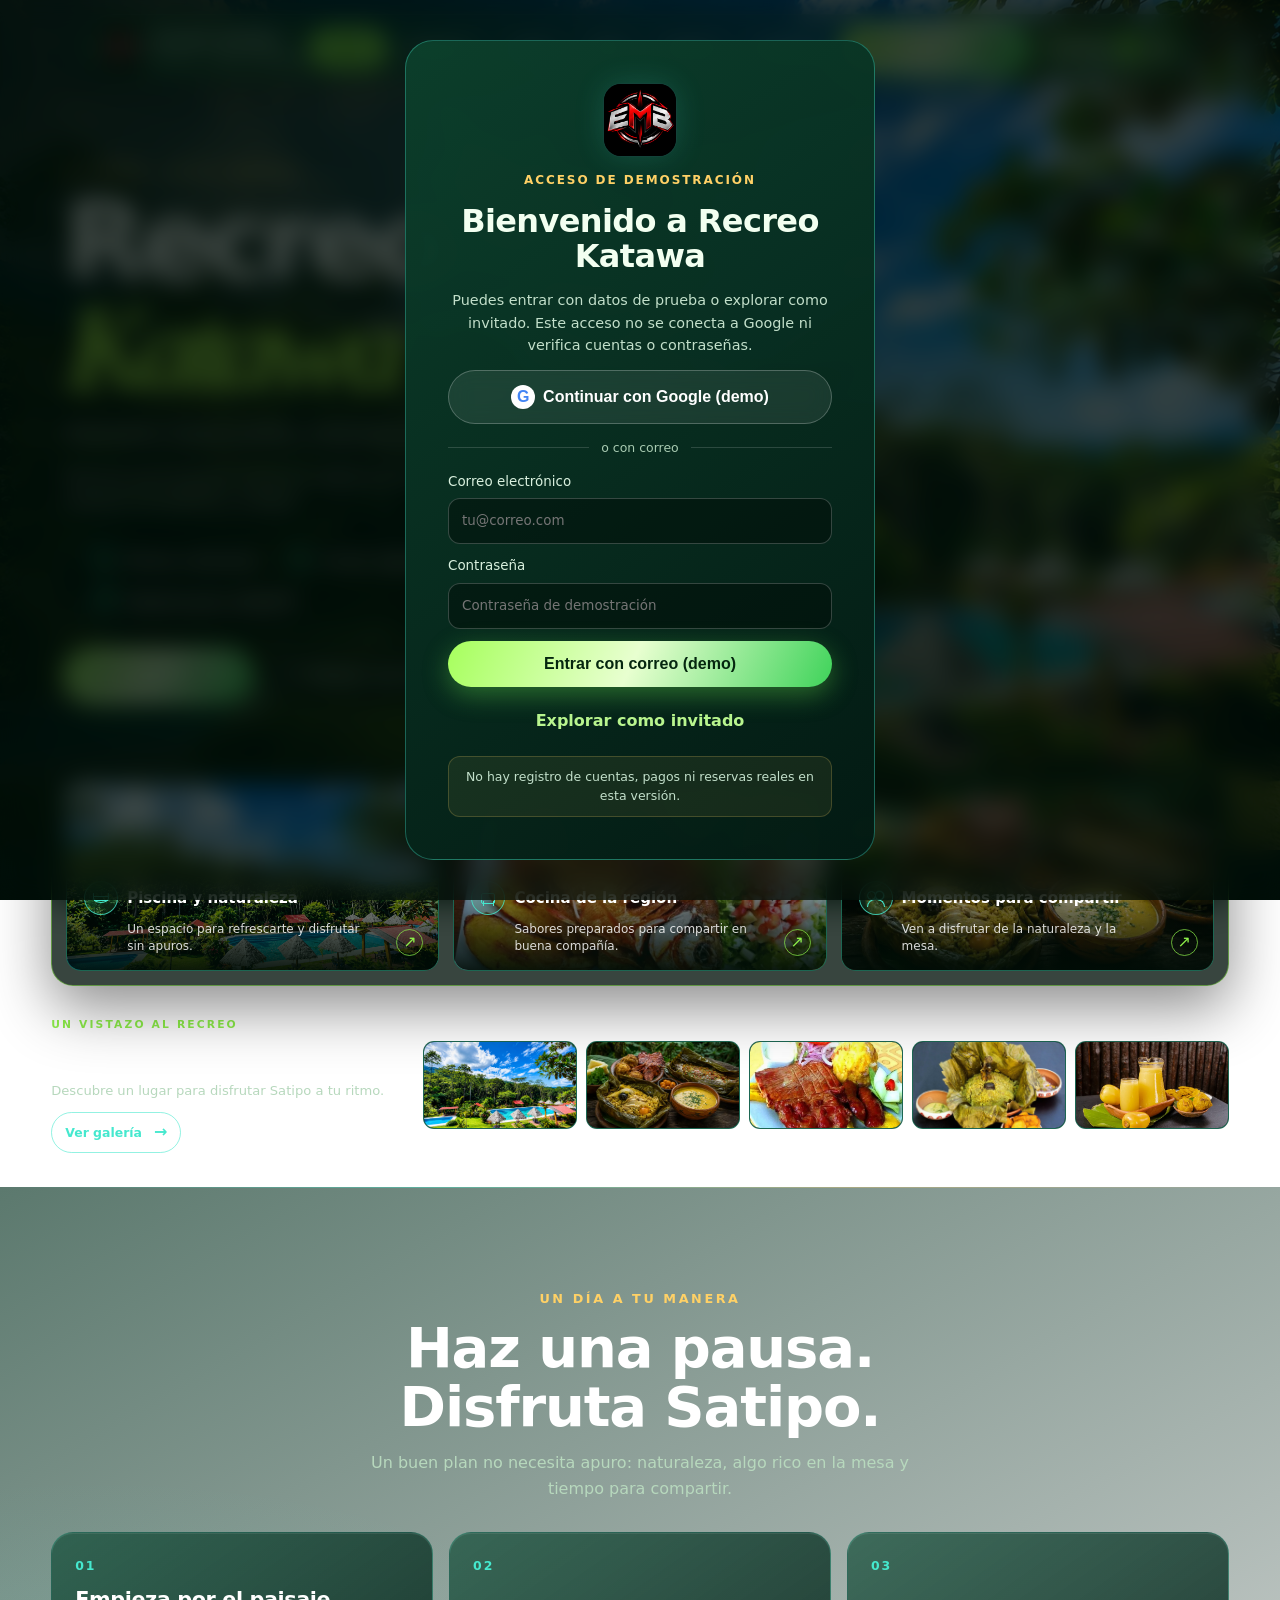
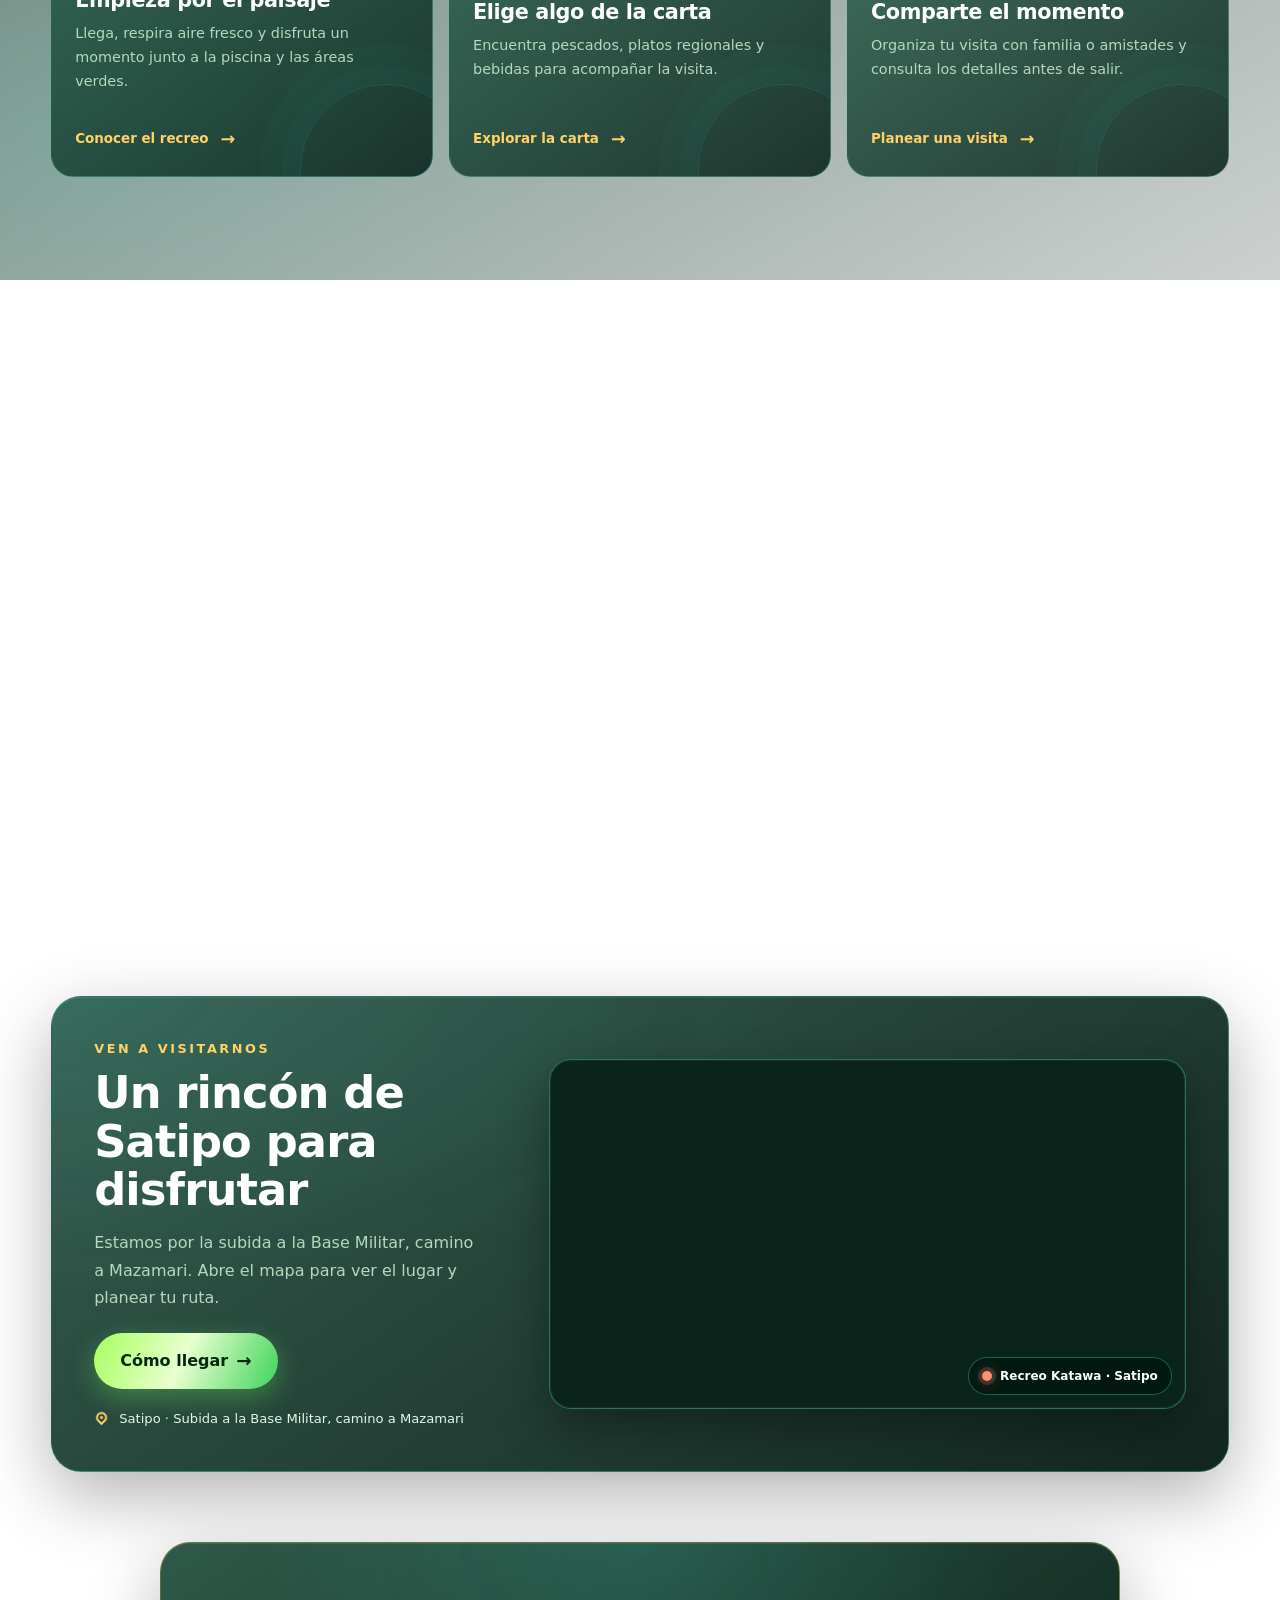
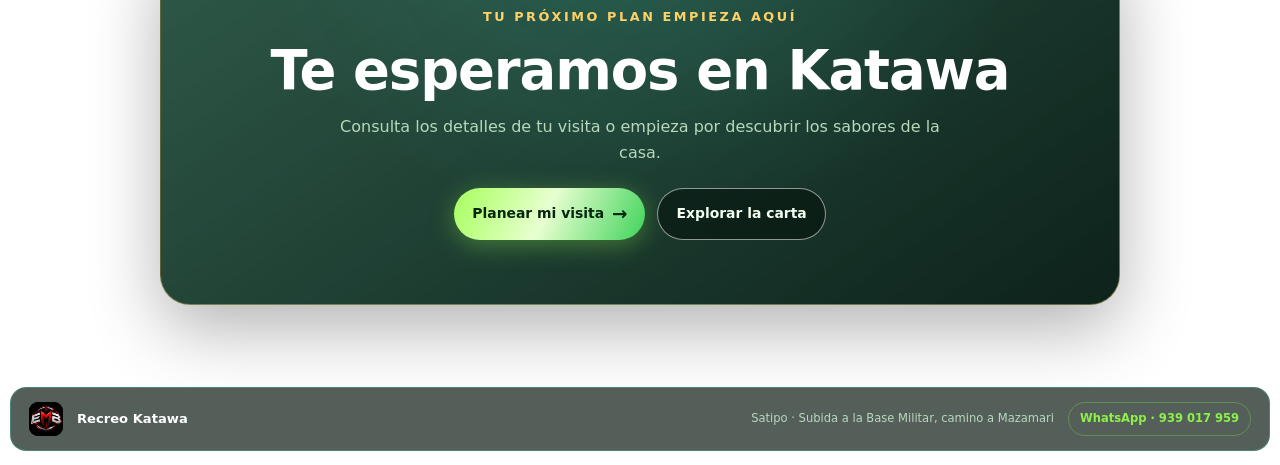
<file: index.html>
<!DOCTYPE html>
<html lang="es">
<head>
  <meta charset="utf-8">
  <meta name="viewport" content="width=device-width,initial-scale=1,viewport-fit=cover">
  <meta name="theme-color" content="#04180c">
  <meta name="description" content="Piscina, cocina regional y naturaleza en Recreo Katawa, Satipo. Te esperamos en la subida a la Base Militar, camino a Mazamari.">
  <link rel="icon" type="image/x-icon" href="favicon.ico?v=3" sizes="16x16 32x32 48x48">
  <link rel="icon" type="image/png" href="assets/logo.png?v=3">
  <link rel="apple-touch-icon" href="assets/logo.png?v=3">
  <title>Recreo Katawa · Naturaleza y cocina regional en Satipo</title>
  <script>document.documentElement.classList.add('intro-pending');window.katawaIntroFallback=window.setTimeout(()=>document.documentElement.classList.remove('intro-pending'),5000);</script>
  <link rel="preload" as="image" href="assets/recreo.png">
  <link rel="stylesheet" href="css/style.css">
  <link rel="stylesheet" href="css/animations.css">
</head>
<body data-page="index">
  <div id="nav"></div>
  <main class="home-page">
    <section class="hero home-hero">
      <div class="home-hero-content">
        <p class="kicker"><span class="home-location-mark" aria-hidden="true"></span> Satipo · Selva central</p>
        <h1><span>Recreo</span><span class="home-script">Katawa</span></h1>
        <p class="home-tagline">Naturaleza, buena comida y momentos para compartir.</p>
        <p class="home-intro">Disfruta de la piscina, la cocina regional y un entorno para relajarte con familia y amigos.</p>
        <div class="home-highlights" aria-label="Lo que encontrarás">
          <span><i class="home-highlight-icon water-icon" aria-hidden="true"></i><span>Piscina y descanso</span></span>
          <span><i class="home-highlight-icon table-icon" aria-hidden="true"></i><span>Cocina regional</span></span>
          <span><i class="home-highlight-icon family-icon" aria-hidden="true"></i><span>Espacios para compartir</span></span>
        </div>
        <div class="home-actions">
          <a class="btn main" href="carta.html">Explorar la carta <span class="home-arrow" aria-hidden="true">→</span></a>
          <a class="btn home-secondary" href="contacto.html"><span class="home-calendar" aria-hidden="true"></span> Planear una visita</a>
        </div>
      </div>
      <a class="home-location" href="contacto.html">
        <span class="home-location-mark" aria-hidden="true"></span>
        Satipo · Subida a la Base Militar, camino a Mazamari
      </a>
      <a class="home-scroll-cue" href="#experiencias" aria-label="Descubrir el recreo"><span></span></a>
    </section>

    <section class="home-experiences" id="experiencias" aria-label="Experiencias en Recreo Katawa">
      <div class="home-experience-grid">
        <a class="home-image-card rv" href="nosotros.html">
          <img src="assets/recreo.png" alt="Piscina rodeada de vegetación en Recreo Katawa" loading="lazy">
          <span class="home-image-copy">
            <span class="home-image-title"><i class="home-highlight-icon water-icon" aria-hidden="true"></i> Piscina y naturaleza</span>
            <span class="home-image-description">Un espacio para refrescarte y disfrutar sin apuros.</span>
            <span class="home-card-arrow" aria-hidden="true">↗</span>
          </span>
        </a>
        <a class="home-image-card rv" href="carta.html">
          <img src="assets/plato2.jpg" alt="Platos de la cocina regional" loading="lazy">
          <span class="home-image-copy">
            <span class="home-image-title"><i class="home-highlight-icon table-icon" aria-hidden="true"></i> Cocina de la región</span>
            <span class="home-image-description">Sabores preparados para compartir en buena compañía.</span>
            <span class="home-card-arrow" aria-hidden="true">↗</span>
          </span>
        </a>
        <a class="home-image-card rv" href="contacto.html">
          <img src="assets/plato1.jpg" alt="Plato preparado para compartir en Recreo Katawa" loading="lazy">
          <span class="home-image-copy">
            <span class="home-image-title"><i class="home-highlight-icon family-icon" aria-hidden="true"></i> Momentos para compartir</span>
            <span class="home-image-description">Ven a disfrutar de la naturaleza y la mesa.</span>
            <span class="home-card-arrow" aria-hidden="true">↗</span>
          </span>
        </a>
      </div>
    </section>

    <section class="home-gallery" aria-labelledby="home-gallery-title">
      <div class="home-gallery-intro rv">
        <p class="kicker">Un vistazo al recreo</p>
        <h2 id="home-gallery-title">Vive la experiencia</h2>
        <p>Descubre un lugar para disfrutar Satipo a tu ritmo.</p>
        <a class="home-gallery-link" href="galeria.html">Ver galería <span aria-hidden="true">→</span></a>
      </div>
      <div class="home-gallery-strip" aria-label="Imágenes de Recreo Katawa">
        <a class="home-gallery-photo rv" href="galeria.html"><img src="assets/recreo.png" alt="Piscina y áreas verdes" loading="lazy"></a>
        <a class="home-gallery-photo rv" href="galeria.html"><img src="assets/plato1.jpg" alt="Un plato preparado en la cocina de la casa" loading="lazy"></a>
        <a class="home-gallery-photo rv" href="galeria.html"><img src="assets/plato3.jpg" alt="Preparación de la cocina regional" loading="lazy"></a>
        <a class="home-gallery-photo rv" href="galeria.html"><img src="assets/plato4.jpg" alt="Sabores para compartir" loading="lazy"></a>
        <a class="home-gallery-photo rv" href="galeria.html"><img src="assets/plato5.jpg" alt="Bebidas refrescantes" loading="lazy"></a>
      </div>
    </section>

    <section class="home-day" aria-labelledby="home-day-title">
      <div class="home-day-heading rv">
        <p class="kicker">Un día a tu manera</p>
        <h2 id="home-day-title">Haz una pausa. Disfruta Satipo.</h2>
        <p>Un buen plan no necesita apuro: naturaleza, algo rico en la mesa y tiempo para compartir.</p>
      </div>
      <div class="home-day-grid">
        <article class="home-day-card rv">
          <span class="home-day-number">01</span>
          <div><h3>Empieza por el paisaje</h3><p>Llega, respira aire fresco y disfruta un momento junto a la piscina y las áreas verdes.</p></div>
          <a href="nosotros.html" aria-label="Conocer el recreo">Conocer el recreo <span aria-hidden="true">→</span></a>
        </article>
        <article class="home-day-card rv">
          <span class="home-day-number">02</span>
          <div><h3>Elige algo de la carta</h3><p>Encuentra pescados, platos regionales y bebidas para acompañar la visita.</p></div>
          <a href="carta.html" aria-label="Explorar la carta">Explorar la carta <span aria-hidden="true">→</span></a>
        </article>
        <article class="home-day-card rv">
          <span class="home-day-number">03</span>
          <div><h3>Comparte el momento</h3><p>Organiza tu visita con familia o amistades y consulta los detalles antes de salir.</p></div>
          <a href="contacto.html" aria-label="Planear una visita">Planear una visita <span aria-hidden="true">→</span></a>
        </article>
      </div>
    </section>

    <section class="featured-dishes home-food" aria-labelledby="home-food-title">
      <div class="wrap featured-heading rv">
        <div><p class="kicker">De la cocina a tu mesa</p><h2 id="home-food-title">Antojos para disfrutar</h2></div>
        <a class="btn home-gallery-link" href="carta.html">Ver la carta completa <span aria-hidden="true">→</span></a>
      </div>
      <div class="car" data-menu-showcase="pescado-frito,juane-gallina,tacacho-cecina,jugo-maracuya" aria-label="Selección de la carta"></div>
    </section>

    <section class="home-map" id="ubicacion" aria-labelledby="home-map-title">
      <div class="home-map-copy rv">
        <p class="kicker">Ven a visitarnos</p>
        <h2 id="home-map-title">Un rincón de Satipo para disfrutar</h2>
        <p>Estamos por la subida a la Base Militar, camino a Mazamari. Abre el mapa para ver el lugar y planear tu ruta.</p>
        <a class="btn main" href="https://www.google.com/maps/dir/?api=1&amp;destination=-11.2069968%2C-74.6145851" target="_blank" rel="noopener noreferrer">Cómo llegar <span class="home-arrow" aria-hidden="true">→</span></a>
        <span class="home-map-address"><span class="home-location-mark" aria-hidden="true"></span> Satipo · Subida a la Base Militar, camino a Mazamari</span>
      </div>
      <div class="home-map-frame rv">
        <iframe title="Mapa satelital de Campo Recreacional Katawa en Satipo" src="https://maps.google.com/maps?q=Campo+Recreacional+Katawa%2C+Satipo%2C+Per%C3%BA&amp;z=16&amp;t=k&amp;output=embed" loading="lazy" referrerpolicy="no-referrer-when-downgrade" allowfullscreen></iframe>
        <span class="home-map-label"><span class="home-map-pin" aria-hidden="true"></span> Recreo Katawa · Satipo</span>
      </div>
    </section>

    <section class="home-final-cta">
      <div class="home-final-card rv">
        <p class="kicker">Tu próximo plan empieza aquí</p>
        <h2>Te esperamos en Katawa</h2>
        <p>Consulta los detalles de tu visita o empieza por descubrir los sabores de la casa.</p>
        <div class="home-actions">
          <a class="btn main" href="contacto.html">Planear mi visita <span class="home-arrow" aria-hidden="true">→</span></a>
          <a class="btn home-secondary" href="carta.html">Explorar la carta</a>
        </div>
      </div>
    </section>
  </main>
  <div id="foot"></div>
  <script src="js/main.js"></script>
</body>
</html>
</file>
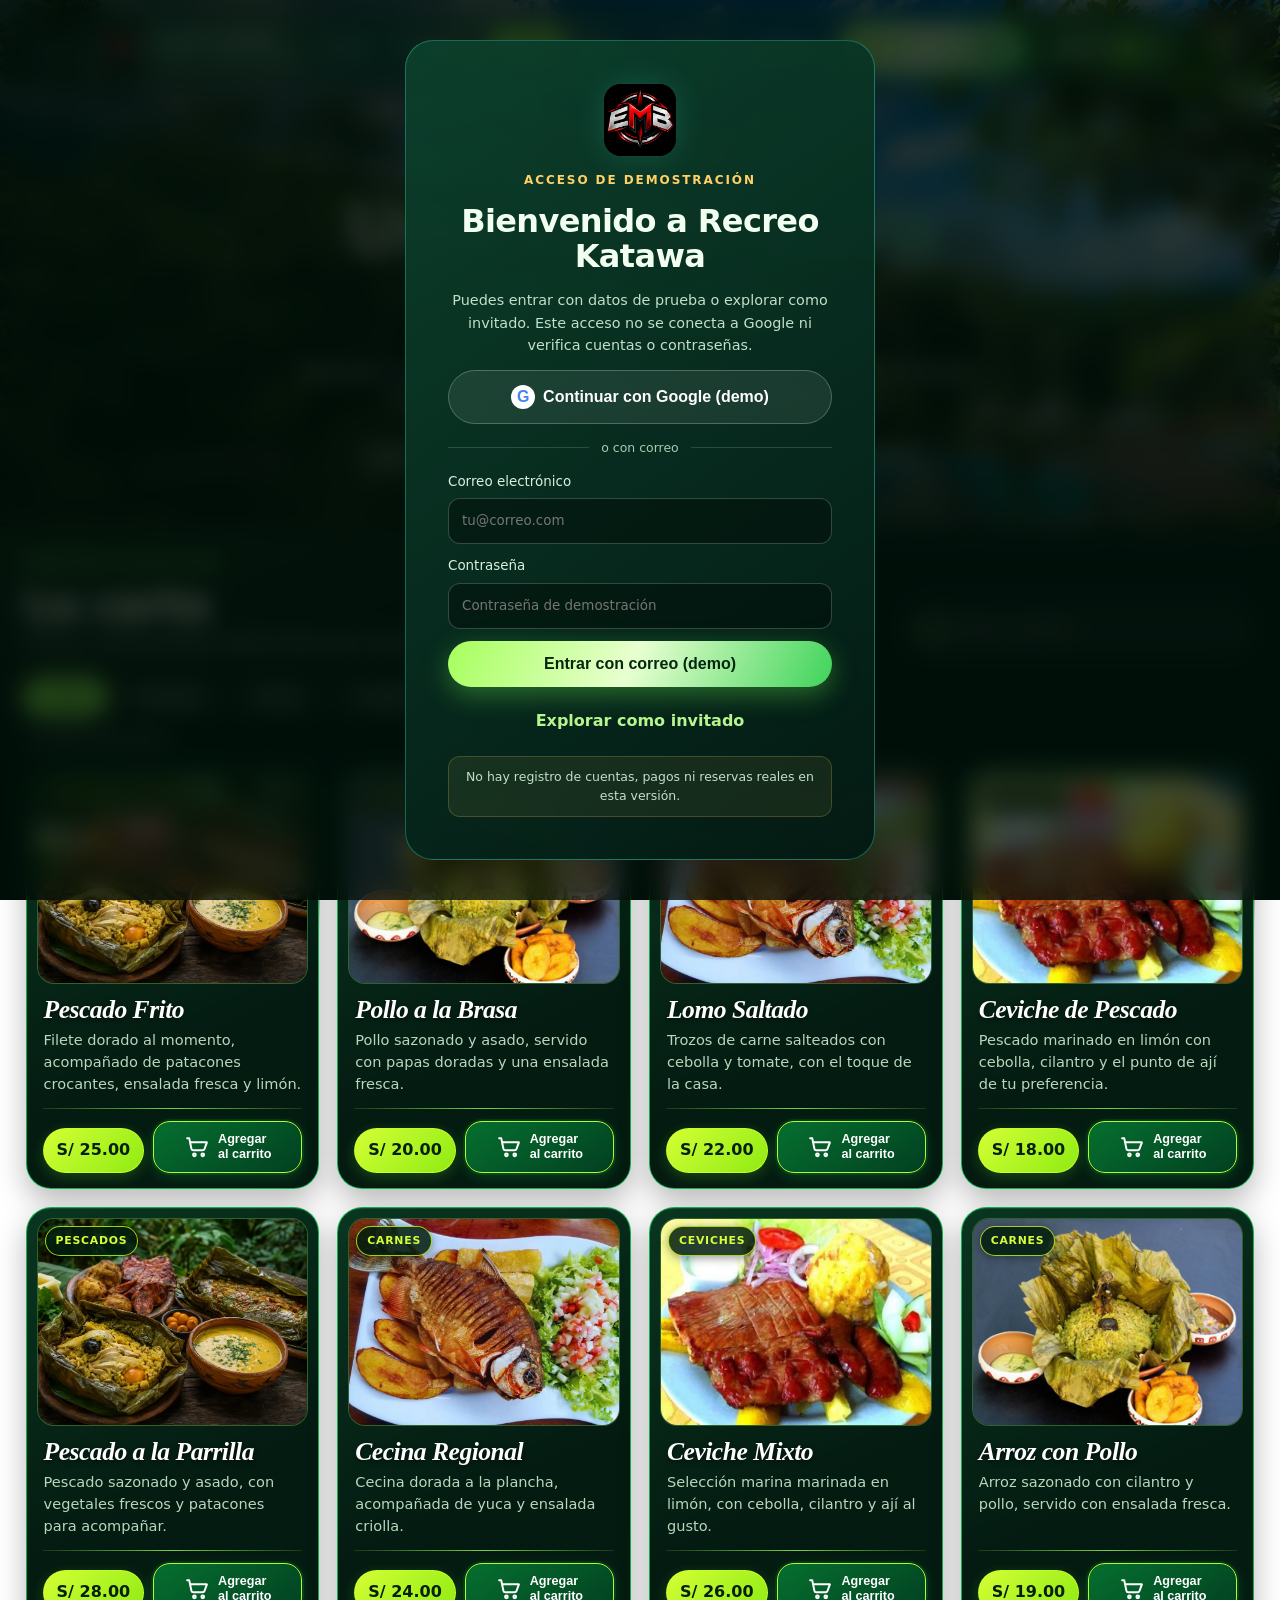
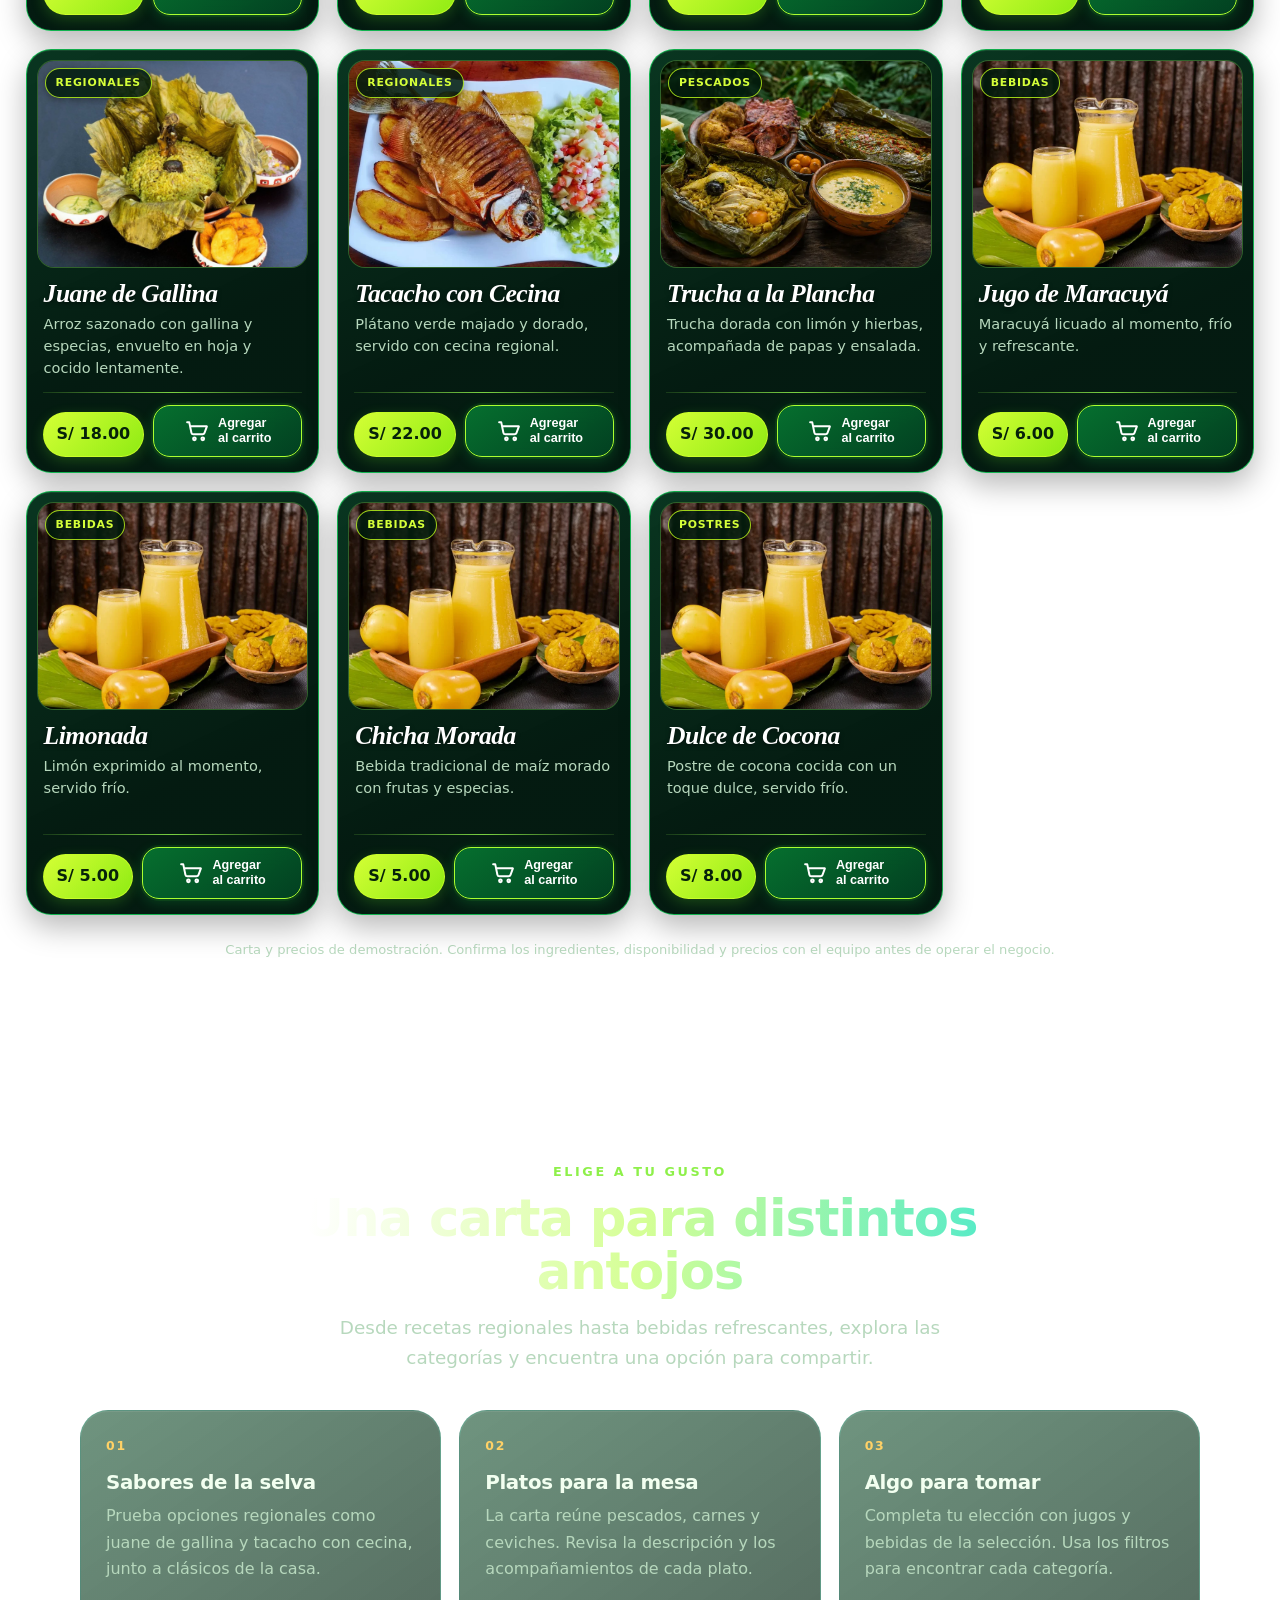
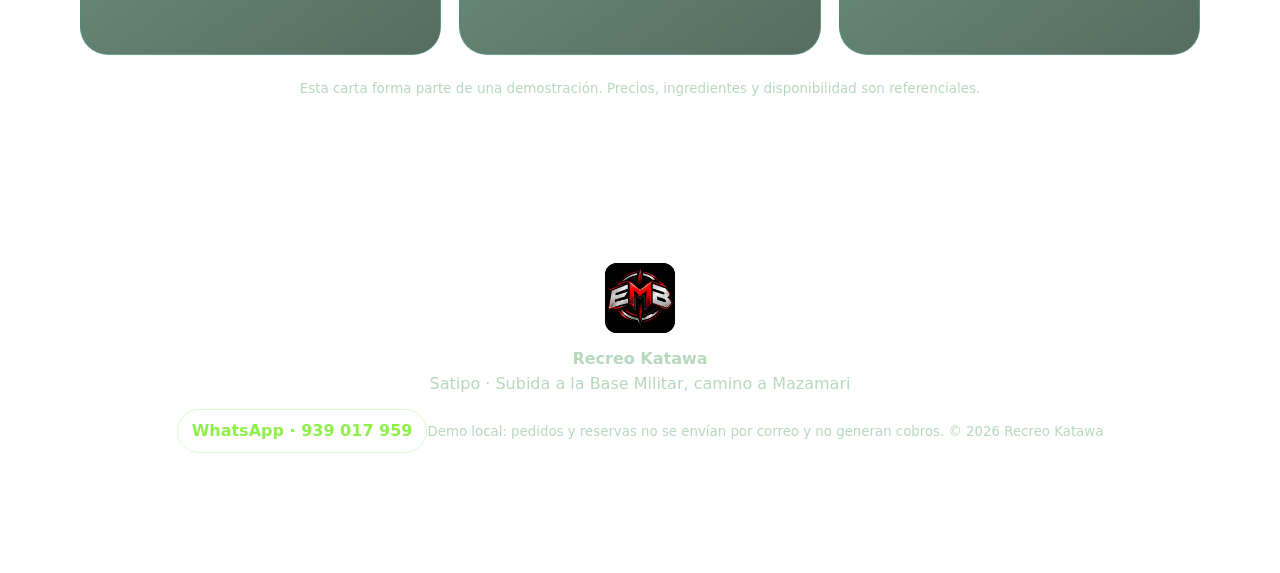
<file: carta.html>
<!DOCTYPE html>
<html lang="es">
<head>
  <meta charset="utf-8">
  <meta name="viewport" content="width=device-width,initial-scale=1,viewport-fit=cover">
  <meta name="theme-color" content="#04180c">
  <meta name="description" content="Explora la carta de Recreo Katawa: pescados, ceviches, sabores amazónicos y bebidas naturales en Satipo.">
  <link rel="icon" type="image/x-icon" href="favicon.ico?v=3" sizes="16x16 32x32 48x48">
  <link rel="icon" type="image/png" href="assets/logo.png?v=3">
  <link rel="apple-touch-icon" href="assets/logo.png?v=3">
  <title>Carta · Recreo Katawa</title>
  <script>document.documentElement.classList.add('intro-pending');window.katawaIntroFallback=window.setTimeout(()=>document.documentElement.classList.remove('intro-pending'),5000);</script>
  <link rel="stylesheet" href="css/style.css">
  <link rel="stylesheet" href="css/animations.css">
</head>
<body data-page="carta">
  <div id="nav"></div>
  <main>
    <section class="phero menu-hero">
      <div class="wrap">
        <span class="sign">Sabores de Satipo</span>
        <h1 class="grad">Una mesa para disfrutar</h1>
        <p class="lead">Pescados, recetas de la selva central y refrescos preparados al momento. Elige tus favoritos y arma un pedido de demostración.</p>
        <div class="menu-highlights" aria-label="Características de la carta">
          <span>Inspiración regional</span><span>Porciones individuales</span><span>Pedido demo, sin cobros</span>
        </div>
      </div>
    </section>
    <section class="menu-section">
      <div class="wrap">
        <div class="menu-toolbar">
          <div><div class="kicker">Nuestra selección</div><h2>La carta</h2><p>Precios y disponibilidad referenciales para esta demostración.</p></div>
          <label class="menu-search"><span class="search-icon" aria-hidden="true"></span><input id="menu-search" type="search" placeholder="Buscar un plato..." aria-label="Buscar platos"></label>
        </div>
        <div class="chips menu-filters" role="group" aria-label="Filtrar platos">
          <button class="chip on" type="button" data-f="all" aria-pressed="true">Todo</button>
          <button class="chip" type="button" data-f="p" aria-pressed="false">Pescados</button>
          <button class="chip" type="button" data-f="c" aria-pressed="false">Carnes</button>
          <button class="chip" type="button" data-f="m" aria-pressed="false">Ceviches</button>
          <button class="chip" type="button" data-f="r" aria-pressed="false">Regionales</button>
          <button class="chip" type="button" data-f="b" aria-pressed="false">Bebidas</button>
          <button class="chip" type="button" data-f="d" aria-pressed="false">Postres</button>
        </div>
        <p class="menu-result-count" id="menu-result-count" aria-live="polite"></p>
        <div class="grid menu-grid" id="menu-grid" aria-label="Platos disponibles"></div>
        <p class="menu-empty" id="menu-empty" hidden>No encontramos platos con ese nombre. Prueba otra búsqueda o categoría.</p>
        <p class="menu-disclaimer">Carta y precios de demostración. Confirma los ingredientes, disponibilidad y precios con el equipo antes de operar el negocio.</p>
      </div>
    </section>
    <section class="page-details">
      <div class="wrap">
        <div class="page-heading rv"><div class="kicker">Elige a tu gusto</div><h2 class="grad">Una carta para distintos antojos</h2><p class="lead">Desde recetas regionales hasta bebidas refrescantes, explora las categorías y encuentra una opción para compartir.</p></div>
        <div class="grid info-grid">
          <article class="glass info-card rv"><span class="info-index">01</span><h3>Sabores de la selva</h3><p>Prueba opciones regionales como juane de gallina y tacacho con cecina, junto a clásicos de la casa.</p></article>
          <article class="glass info-card rv"><span class="info-index">02</span><h3>Platos para la mesa</h3><p>La carta reúne pescados, carnes y ceviches. Revisa la descripción y los acompañamientos de cada plato.</p></article>
          <article class="glass info-card rv"><span class="info-index">03</span><h3>Algo para tomar</h3><p>Completa tu elección con jugos y bebidas de la selección. Usa los filtros para encontrar cada categoría.</p></article>
        </div>
        <p class="page-disclaimer">Esta carta forma parte de una demostración. Precios, ingredientes y disponibilidad son referenciales.</p>
      </div>
    </section>
  </main>
  <div id="foot"></div>
  <script src="js/main.js"></script>
</body>
</html>
</file>
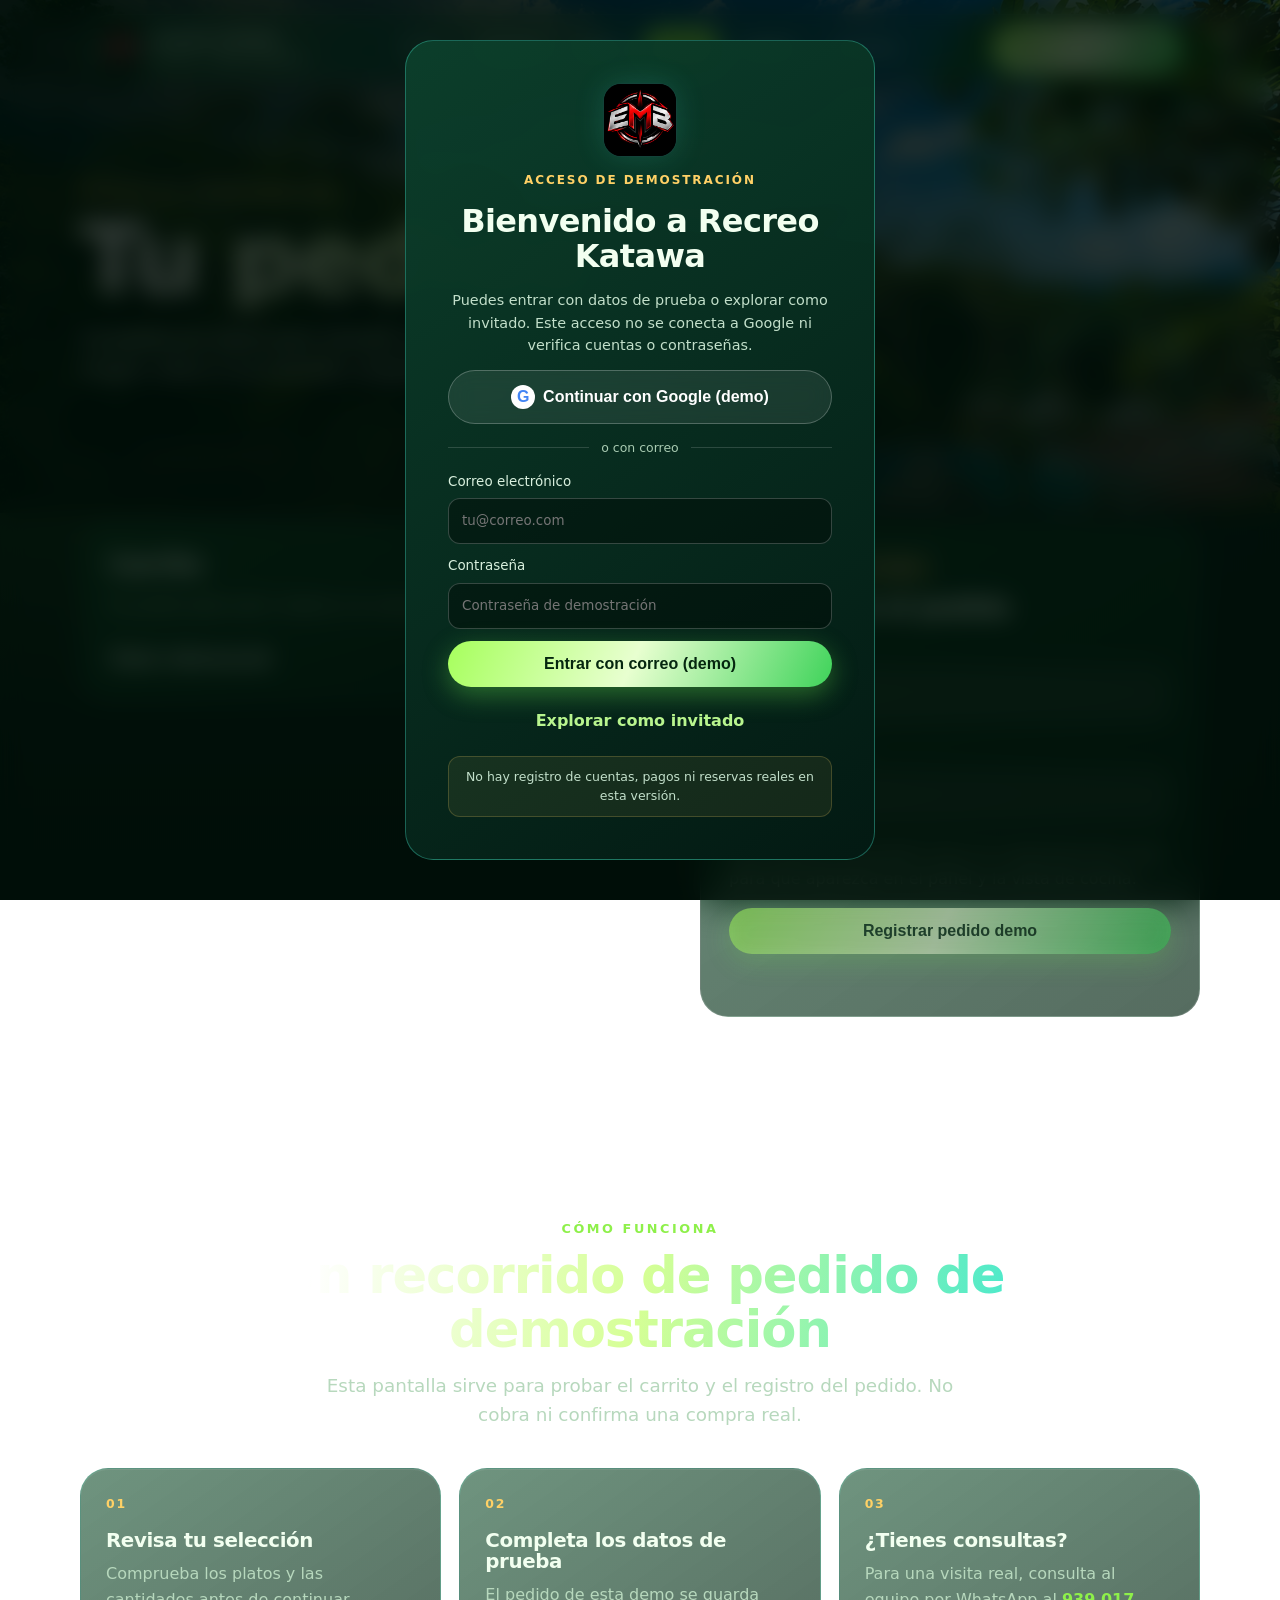
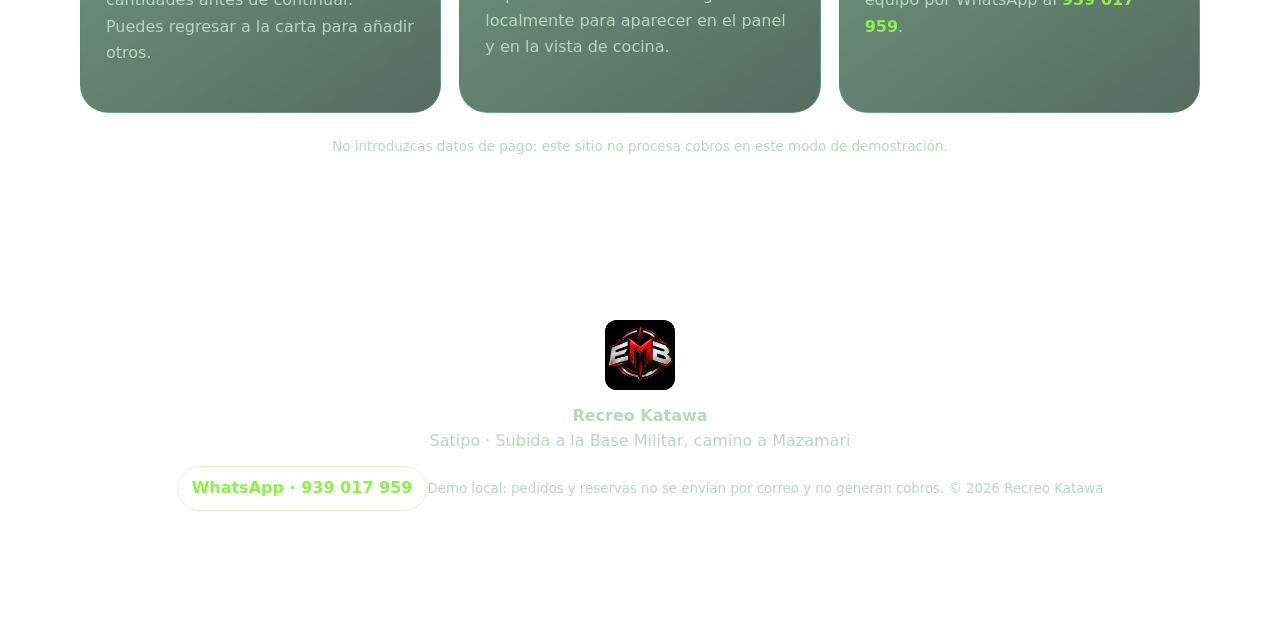
<file: checkout.html>
<!DOCTYPE html><html lang="es"><head><meta charset="utf-8"><meta name="viewport" content="width=device-width,initial-scale=1,viewport-fit=cover"><meta name="theme-color" content="#04180c"><link rel="icon" type="image/x-icon" href="favicon.ico?v=3" sizes="16x16 32x32 48x48"><link rel="icon" type="image/png" href="assets/logo.png?v=3"><link rel="apple-touch-icon" href="assets/logo.png?v=3"><title>Tu pedido · Recreo Katawa</title><script>document.documentElement.classList.add('intro-pending');window.katawaIntroFallback=window.setTimeout(()=>document.documentElement.classList.remove('intro-pending'),5000);</script><link rel="stylesheet" href="css/style.css"><link rel="stylesheet" href="css/animations.css"></head><body data-page="checkout"><div id="nav"></div>
<main><section class="phero"><div class="wrap"><div class="kicker">Pedido de demostración</div><h1 class="grad">Tu pedido</h1><p class="lead">Completa tus datos para simular una compra. No se realizará ningún cobro ni se emitirán comprobantes tributarios.</p></div></section>
<section class="checkout-section"><div class="wrap checkout-layout"><div class="glass checkout-card"><h2>Carrito</h2><div id="checkout-items"></div><div class="checkout-total"><b>Total referencial</b><strong id="checkout-total">S/ 0.00</strong></div></div>
<form class="glass checkout-card" id="checkout-form"><span class="demo-ribbon">SIMULACIÓN · SIN COBRO</span><h2>Datos para el pedido</h2><label>Nombre<input name="name" autocomplete="name" maxlength="100" required></label><label>Correo electrónico<input name="email" type="email" autocomplete="email" maxlength="254" required></label><p>Este pedido se guardará solo en la demostración local para que aparezca en el panel y la vista de cocina.</p><button class="btn main" type="submit">Registrar pedido demo</button><p class="form-status" id="checkout-status" role="status" aria-live="polite"></p></form>
<section class="glass receipt-card" id="payment-result" hidden aria-live="polite"></section></div></section>
<section class="page-details checkout-help"><div class="wrap"><div class="page-heading rv"><div class="kicker">Cómo funciona</div><h2 class="grad">Un recorrido de pedido de demostración</h2><p class="lead">Esta pantalla sirve para probar el carrito y el registro del pedido. No cobra ni confirma una compra real.</p></div><div class="grid info-grid"><article class="glass info-card rv"><span class="info-index">01</span><h3>Revisa tu selección</h3><p>Comprueba los platos y las cantidades antes de continuar. Puedes regresar a la carta para añadir otros.</p></article><article class="glass info-card rv"><span class="info-index">02</span><h3>Completa los datos de prueba</h3><p>El pedido de esta demo se guarda localmente para aparecer en el panel y en la vista de cocina.</p></article><article class="glass info-card rv"><span class="info-index">03</span><h3>¿Tienes consultas?</h3><p>Para una visita real, consulta al equipo por WhatsApp al <a href="https://wa.me/51939017959" target="_blank" rel="noopener noreferrer">939 017 959</a>.</p></article></div><p class="page-disclaimer">No introduzcas datos de pago: este sitio no procesa cobros en este modo de demostración.</p></div></section></main>
<div id="foot"></div><script src="js/config.js"></script><script src="js/main.js"></script><script src="js/checkout.js"></script></body></html>
</file>
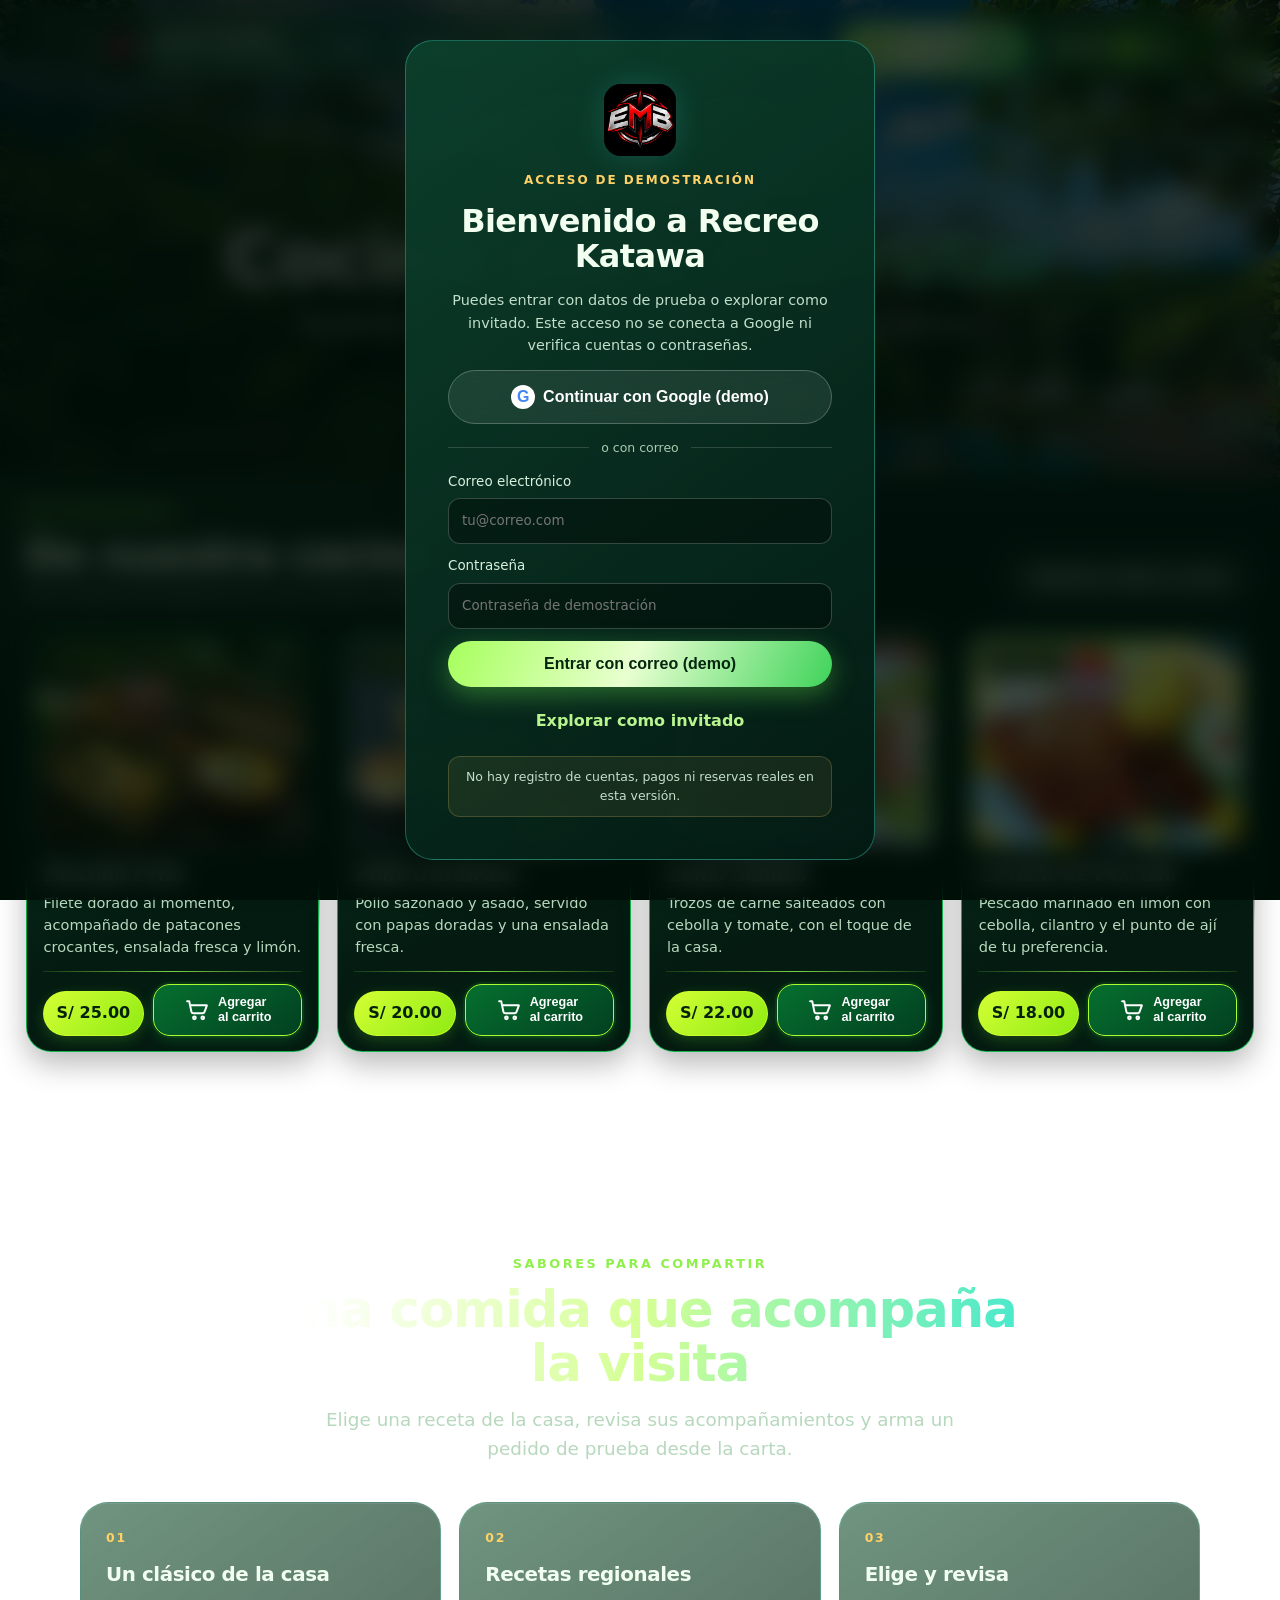
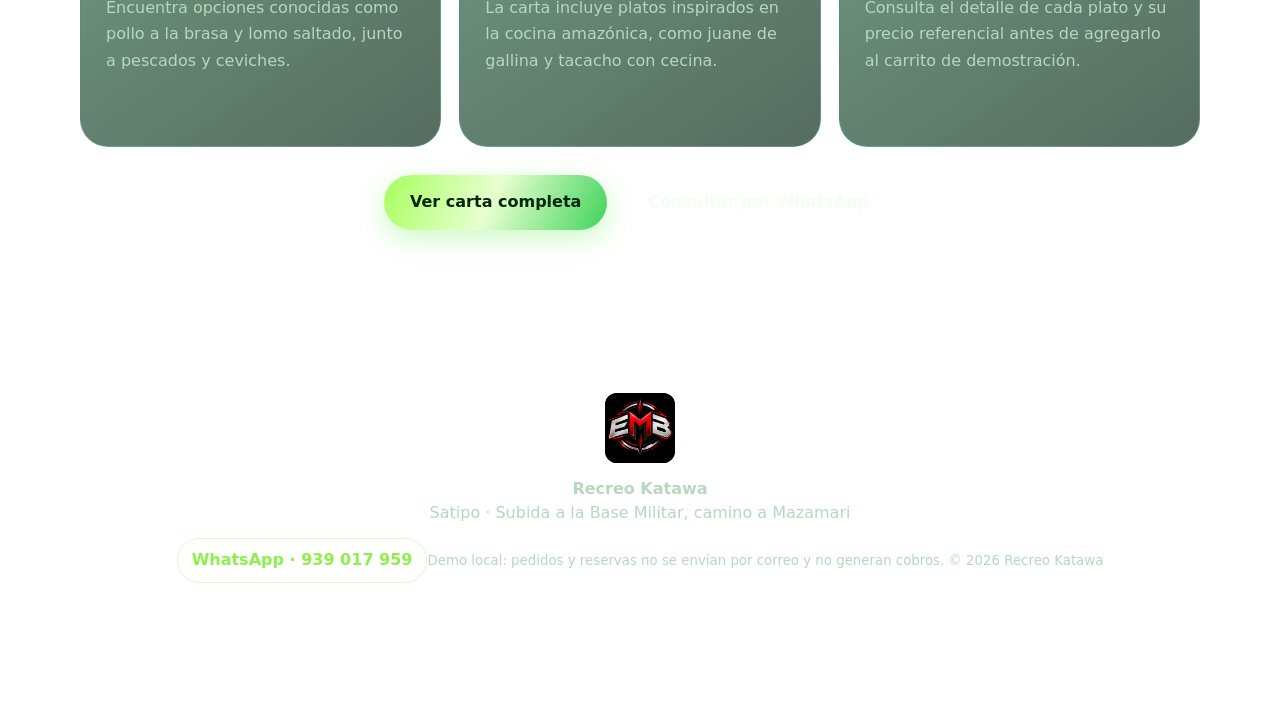
<file: comida.html>
<!DOCTYPE html>
<html lang="es">
<head>
  <meta charset="utf-8">
  <meta name="viewport" content="width=device-width,initial-scale=1,viewport-fit=cover">
  <meta name="theme-color" content="#04180c">
  <meta name="description" content="Descubre los platos más queridos de la cocina regional de Recreo Katawa.">
  <link rel="icon" type="image/x-icon" href="favicon.ico?v=3" sizes="16x16 32x32 48x48">
  <link rel="icon" type="image/png" href="assets/logo.png?v=3">
  <link rel="apple-touch-icon" href="assets/logo.png?v=3">
  <title>Comida · Recreo Katawa</title>
  <script>document.documentElement.classList.add('intro-pending');window.katawaIntroFallback=window.setTimeout(()=>document.documentElement.classList.remove('intro-pending'),5000);</script>
  <link rel="stylesheet" href="css/style.css">
  <link rel="stylesheet" href="css/animations.css">
</head>
<body data-page="comida">
  <div id="nav"></div>
  <main>
    <section class="phero menu-hero">
      <div class="wrap">
        <div class="kicker">Sabores típicos</div>
        <h1 class="grad">Cocina para disfrutar</h1>
        <p class="lead">Recetas de la región, ingredientes frescos y platos servidos para disfrutar en buena compañía.</p>
      </div>
    </section>
    <section class="menu-section">
      <div class="wrap">
        <div class="menu-toolbar food-toolbar">
          <div><div class="kicker">Recomendados</div><h2>De nuestra cocina</h2><p>Una muestra de sabores de la casa. Precios referenciales de demostración.</p></div>
          <a class="btn" href="carta.html">Explorar toda la carta</a>
        </div>
        <div class="grid menu-grid food-menu-grid" id="food-dishes" data-menu-showcase="pescado-frito,pollo-brasa,lomo-saltado,ceviche-pescado"></div>
      </div>
    </section>
    <section class="page-details">
      <div class="wrap">
        <div class="page-heading rv"><div class="kicker">Sabores para compartir</div><h2 class="grad">Una comida que acompaña la visita</h2><p class="lead">Elige una receta de la casa, revisa sus acompañamientos y arma un pedido de prueba desde la carta.</p></div>
        <div class="grid info-grid">
          <article class="glass info-card rv"><span class="info-index">01</span><h3>Un clásico de la casa</h3><p>Encuentra opciones conocidas como pollo a la brasa y lomo saltado, junto a pescados y ceviches.</p></article>
          <article class="glass info-card rv"><span class="info-index">02</span><h3>Recetas regionales</h3><p>La carta incluye platos inspirados en la cocina amazónica, como juane de gallina y tacacho con cecina.</p></article>
          <article class="glass info-card rv"><span class="info-index">03</span><h3>Elige y revisa</h3><p>Consulta el detalle de cada plato y su precio referencial antes de agregarlo al carrito de demostración.</p></article>
        </div>
        <div class="row page-actions"><a class="btn main" href="carta.html">Ver carta completa</a><a class="btn" href="https://wa.me/51939017959" target="_blank" rel="noopener noreferrer">Consultar por WhatsApp</a></div>
      </div>
    </section>
  </main>
  <div id="foot"></div>
  <script src="js/main.js"></script>
</body>
</html>
</file>
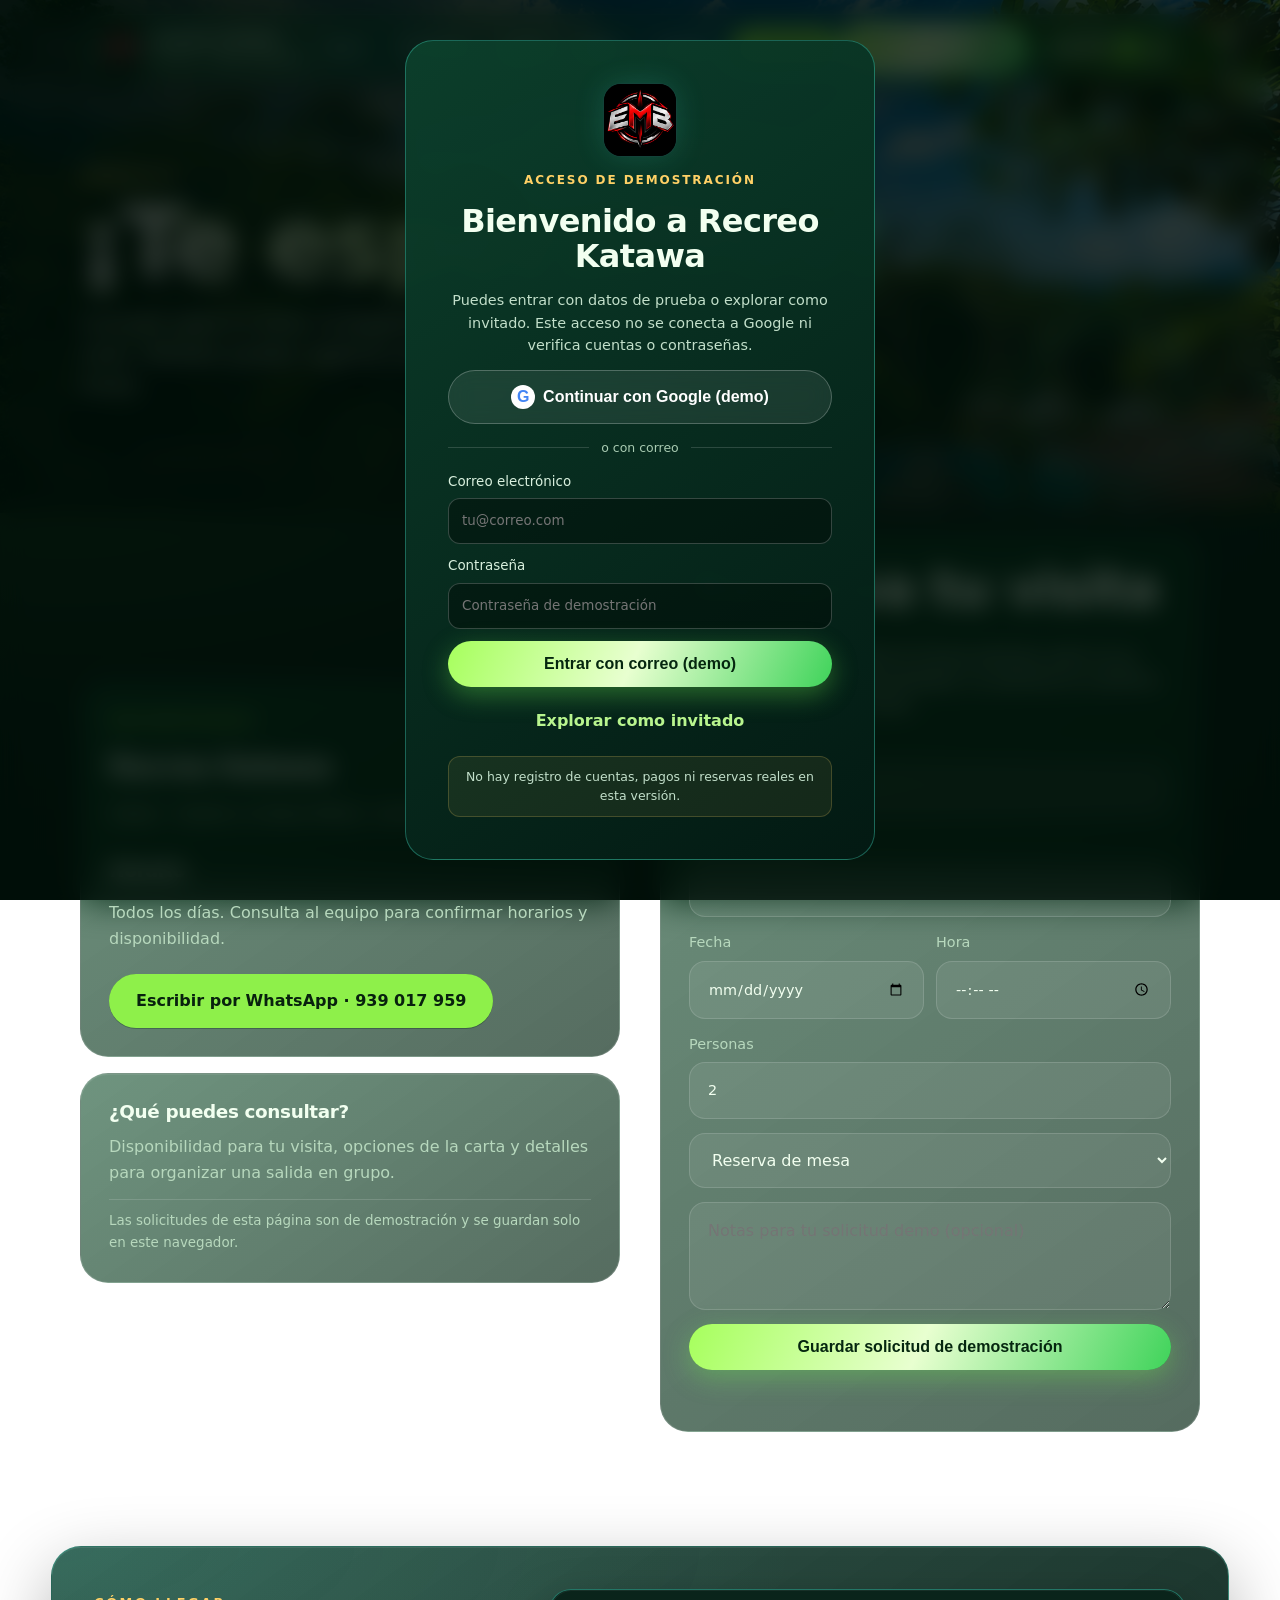
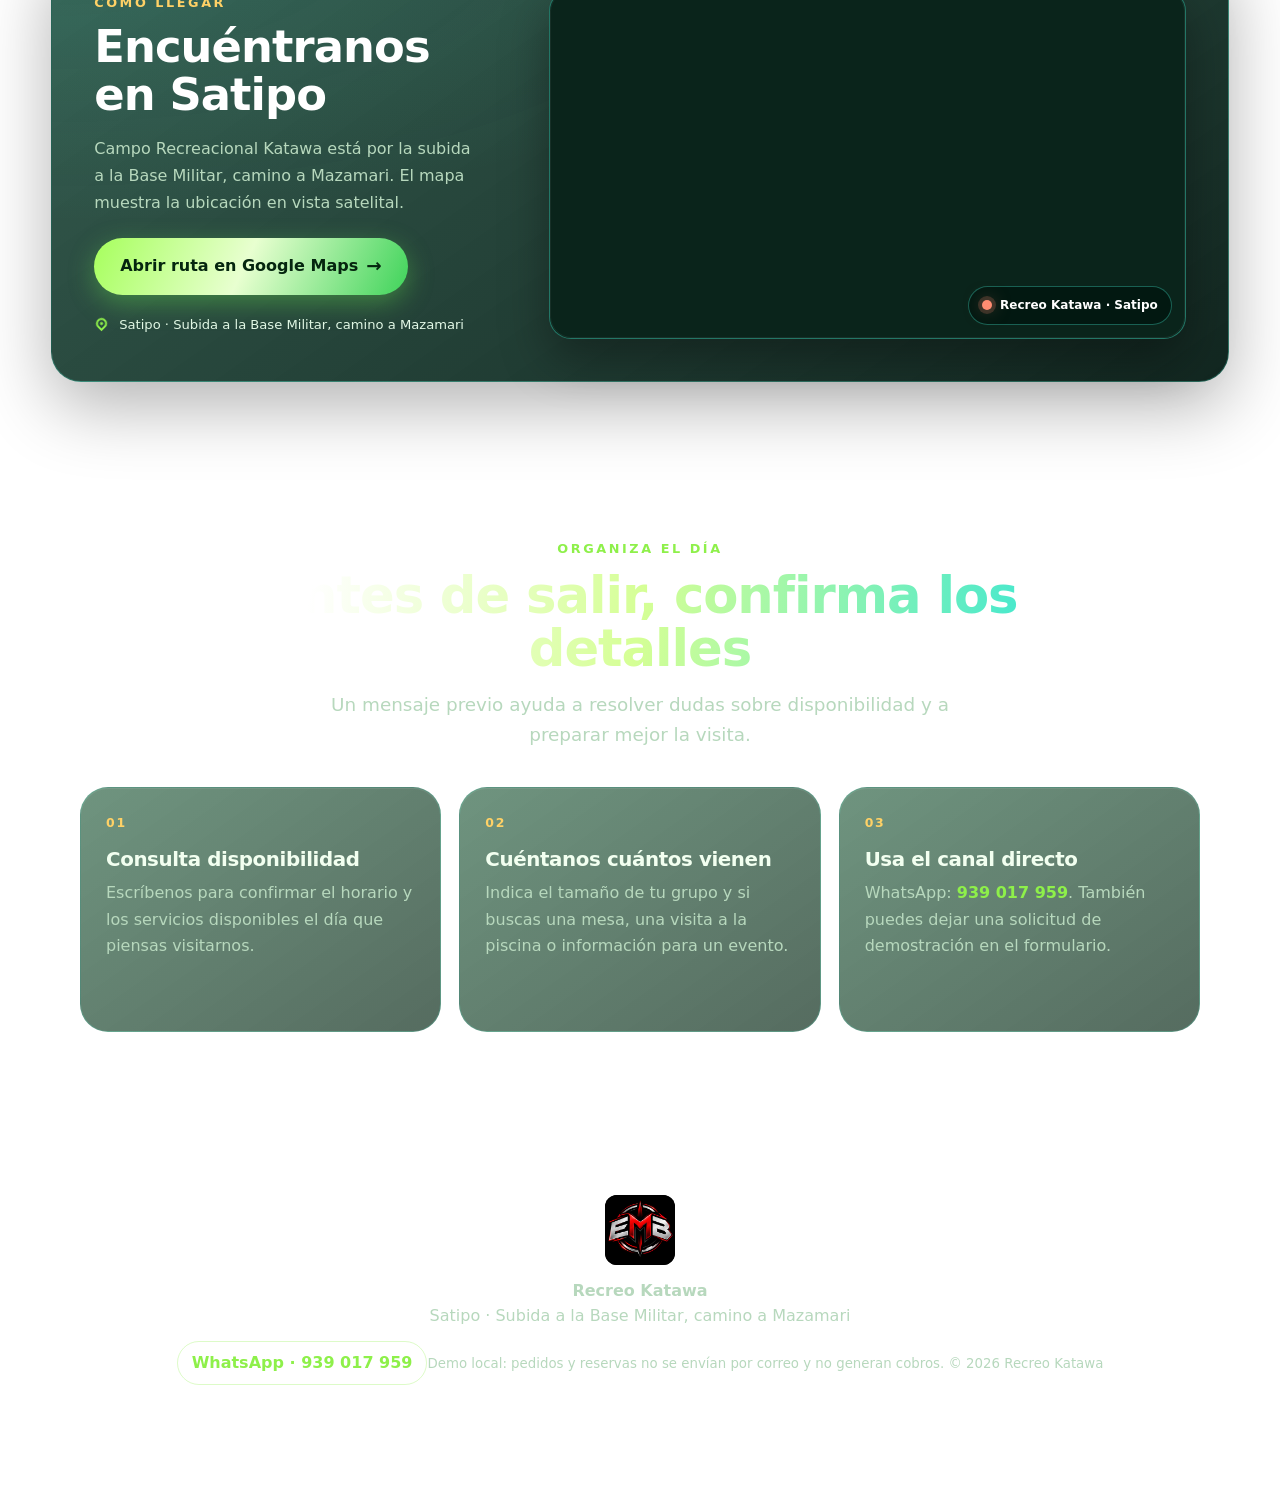
<file: contacto.html>
<!DOCTYPE html><html lang="es"><head><meta charset="utf-8"><meta name="viewport" content="width=device-width,initial-scale=1,viewport-fit=cover"><meta name="theme-color" content="#04180c"><link rel="icon" type="image/x-icon" href="favicon.ico?v=3" sizes="16x16 32x32 48x48"><link rel="icon" type="image/png" href="assets/logo.png?v=3"><link rel="apple-touch-icon" href="assets/logo.png?v=3"><title>Contacto · Recreo Katawa</title><script>document.documentElement.classList.add('intro-pending');window.katawaIntroFallback=window.setTimeout(()=>document.documentElement.classList.remove('intro-pending'),5000);</script><link rel="stylesheet" href="css/style.css"><link rel="stylesheet" href="css/animations.css"></head><body data-page="contacto"><div id="nav"></div>
<main><section class="phero"><div class="wrap"><div class="kicker">Contacto</div><h1 class="grad">¡Te esperamos!</h1><p class="lead">Consulta sobre tu visita, la disponibilidad de los servicios o nuestra carta. También puedes registrar una solicitud para que el equipo la revise.</p></div></section>
<section style="padding-top:20px"><div class="wrap split"><div class="contact-stack"><div class="glass rv"><div class="kicker">Encuéntranos</div><h2>Recreo Katawa</h2><p class="lead" style="font-size:1rem;margin:8px 0 22px">Satipo · Subida a la Base Militar, camino a Mazamari</p><h3>Horario</h3><p class="lead" style="font-size:1rem;margin-top:8px">Todos los días. Consulta al equipo para confirmar horarios y disponibilidad.</p><a class="btn whatsapp-button" href="https://wa.me/51939017959" target="_blank" rel="noopener noreferrer">Escribir por WhatsApp · 939 017 959</a></div><div class="glass contact-note rv"><h3>¿Qué puedes consultar?</h3><p>Disponibilidad para tu visita, opciones de la carta y detalles para organizar una salida en grupo.</p><p class="demo-note">Las solicitudes de esta página son de demostración y se guardan solo en este navegador.</p></div></div>
<form class="glass rv" id="booking-form"><h2>Reserva tu visita</h2><p>Demostración: se sugiere S/ 10 por persona, pero no se cobra ni se verifica disponibilidad. La solicitud no confirma una reserva ni asigna mesa.</p><label>Nombre<input name="n" autocomplete="name" required></label><label>Correo de prueba<input name="email" type="email" autocomplete="email" required></label><div class="booking-fields"><label>Fecha<input name="date" type="date" required></label><label>Hora<input name="time" type="time" required></label></div><label>Personas<input name="p" type="number" min="1" max="250" value="2" required></label><select name="t"><option>Reserva de mesa</option><option>Visita y piscina</option><option>Evento</option></select><textarea name="m" rows="3" placeholder="Notas para tu solicitud demo (opcional)"></textarea><button class="btn main" type="submit">Guardar solicitud de demostración</button><p class="form-status" id="booking-status" role="status" aria-live="polite"></p></form></div></section>
<section class="home-map contact-map-section" id="ubicacion" aria-labelledby="contact-map-title"><div class="home-map-copy rv"><p class="kicker">Cómo llegar</p><h2 id="contact-map-title">Encuéntranos en Satipo</h2><p>Campo Recreacional Katawa está por la subida a la Base Militar, camino a Mazamari. El mapa muestra la ubicación en vista satelital.</p><a class="btn main" href="https://www.google.com/maps/dir/?api=1&amp;destination=-11.2069968%2C-74.6145851" target="_blank" rel="noopener noreferrer">Abrir ruta en Google Maps <span class="home-arrow" aria-hidden="true">→</span></a><span class="home-map-address"><span class="home-location-mark" aria-hidden="true"></span> Satipo · Subida a la Base Militar, camino a Mazamari</span></div><div class="home-map-frame rv"><iframe title="Mapa satelital de Campo Recreacional Katawa en Satipo" src="https://maps.google.com/maps?q=Campo+Recreacional+Katawa%2C+Satipo%2C+Per%C3%BA&amp;z=16&amp;t=k&amp;output=embed" loading="lazy" referrerpolicy="no-referrer-when-downgrade" allowfullscreen></iframe><span class="home-map-label"><span class="home-map-pin" aria-hidden="true"></span> Recreo Katawa · Satipo</span></div></section>
<section class="page-details"><div class="wrap"><div class="page-heading rv"><div class="kicker">Organiza el día</div><h2 class="grad">Antes de salir, confirma los detalles</h2><p class="lead">Un mensaje previo ayuda a resolver dudas sobre disponibilidad y a preparar mejor la visita.</p></div><div class="grid info-grid"><article class="glass info-card rv"><span class="info-index">01</span><h3>Consulta disponibilidad</h3><p>Escríbenos para confirmar el horario y los servicios disponibles el día que piensas visitarnos.</p></article><article class="glass info-card rv"><span class="info-index">02</span><h3>Cuéntanos cuántos vienen</h3><p>Indica el tamaño de tu grupo y si buscas una mesa, una visita a la piscina o información para un evento.</p></article><article class="glass info-card rv"><span class="info-index">03</span><h3>Usa el canal directo</h3><p>WhatsApp: <a href="https://wa.me/51939017959" target="_blank" rel="noopener noreferrer">939 017 959</a>. También puedes dejar una solicitud de demostración en el formulario.</p></article></div></div></section></main>
<div id="foot"></div><script src="js/main.js"></script></body></html>
</file>
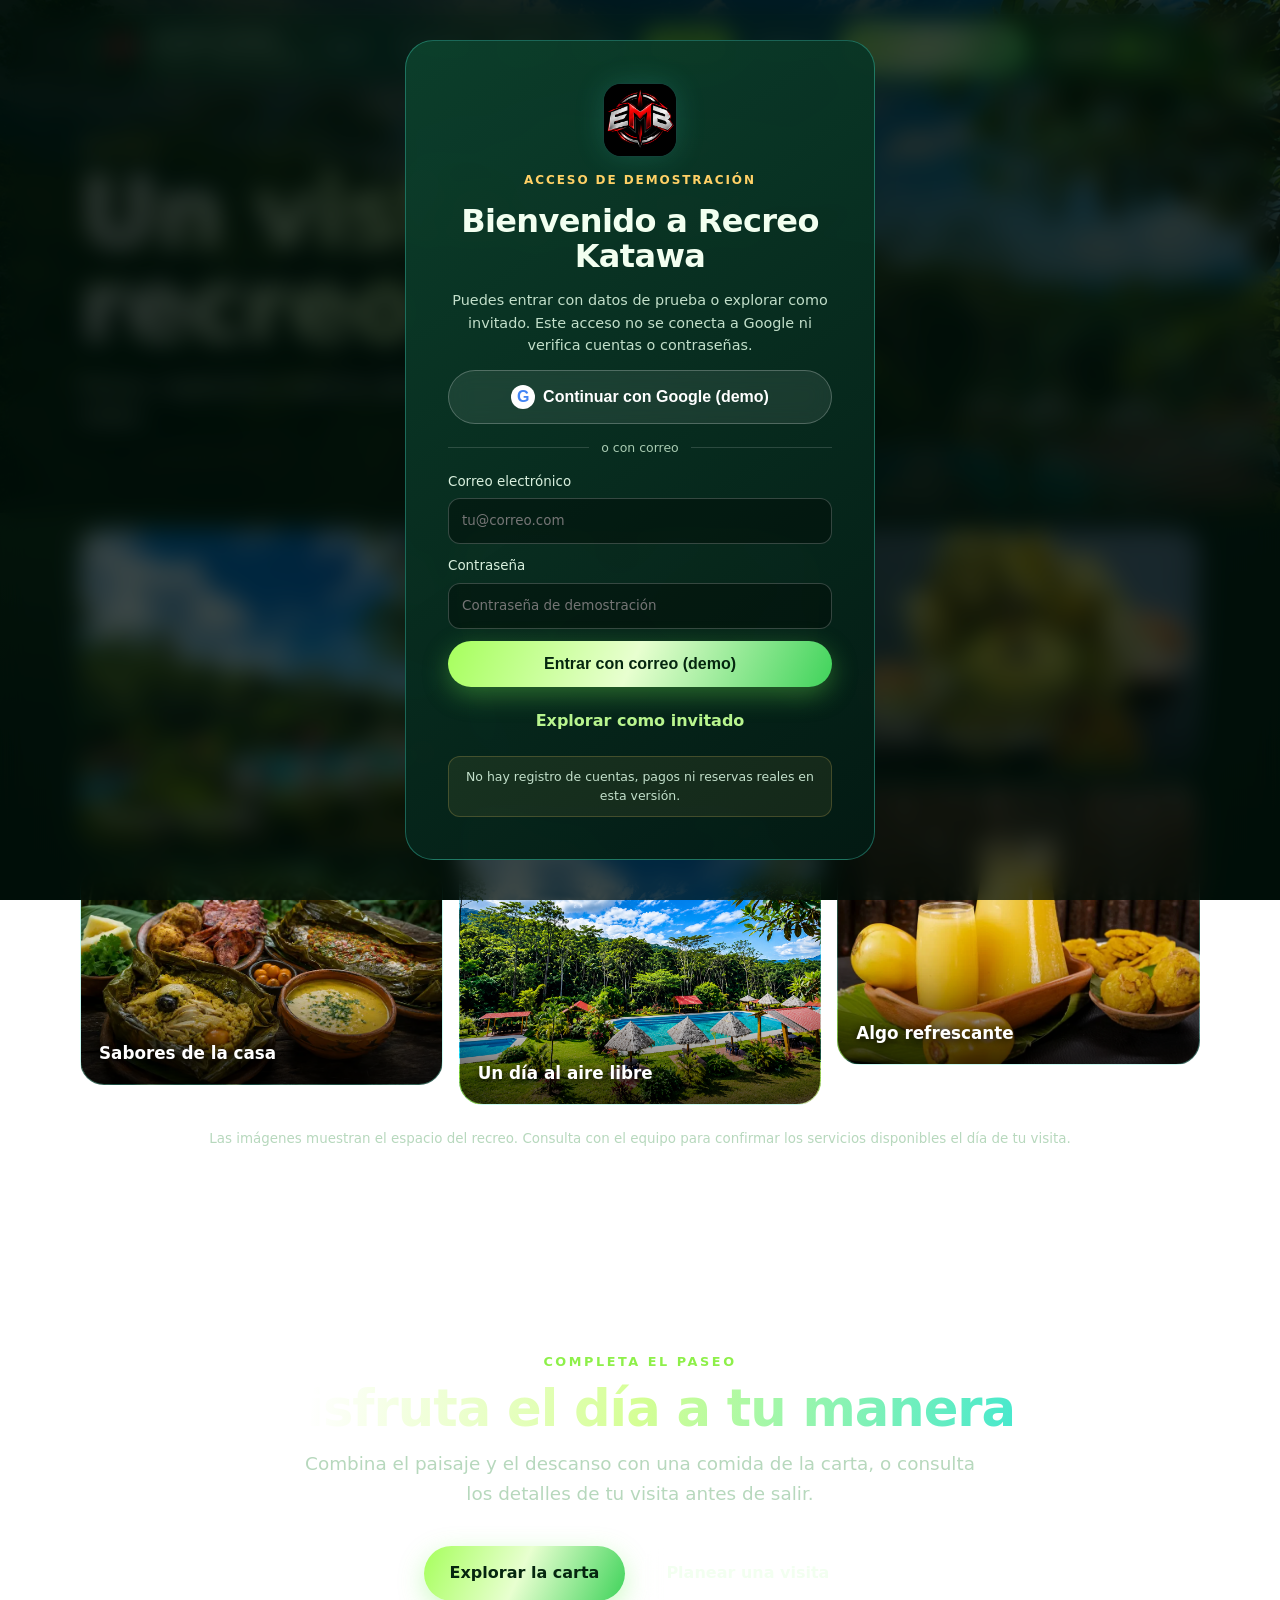
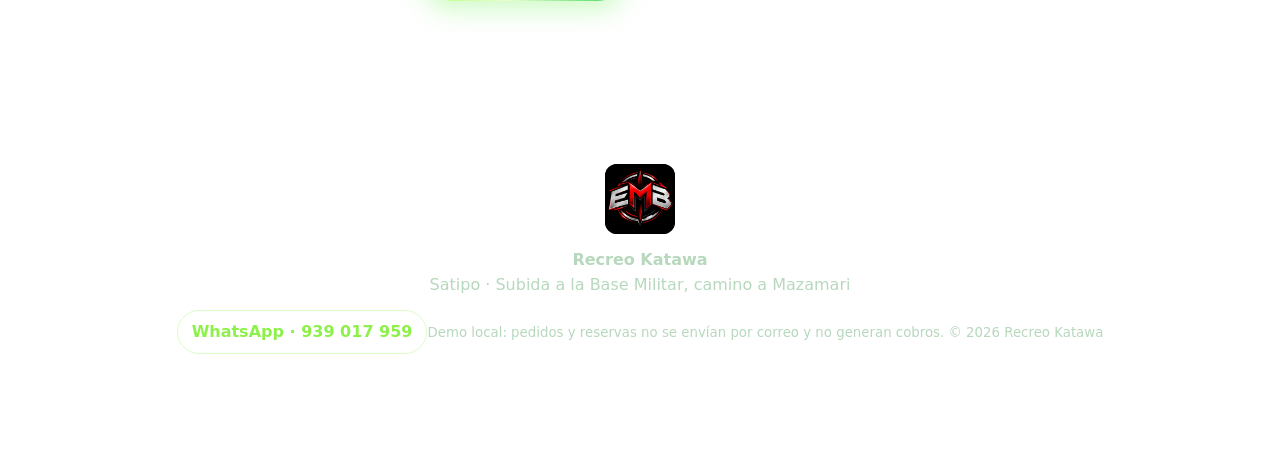
<file: galeria.html>
<!DOCTYPE html><html lang="es"><head><meta charset="utf-8"><meta name="viewport" content="width=device-width,initial-scale=1,viewport-fit=cover"><meta name="theme-color" content="#04180c"><link rel="icon" type="image/x-icon" href="favicon.ico?v=3" sizes="16x16 32x32 48x48"><link rel="icon" type="image/png" href="assets/logo.png?v=3"><link rel="apple-touch-icon" href="assets/logo.png?v=3"><title>Galería · Recreo Katawa</title><script>document.documentElement.classList.add('intro-pending');window.katawaIntroFallback=window.setTimeout(()=>document.documentElement.classList.remove('intro-pending'),5000);</script><link rel="stylesheet" href="css/style.css"><link rel="stylesheet" href="css/animations.css"></head><body data-page="galeria"><div id="nav"></div>
<main><section class="phero"><div class="wrap"><div class="kicker">Galería</div><h1 class="grad">Un vistazo al recreo</h1><p class="lead">Piscina, vegetación y espacios abiertos para disfrutar una pausa en Satipo.</p></div></section>
<section class="gallery-section"><div class="wrap"><div class="gal">
<article class="gallery-tile rv" style="--h:320px;background-image:url(assets/recreo.png);background-position:center"><span>Piscina y paisaje</span></article>
<article class="gallery-tile rv" style="--h:220px;background-image:url(assets/plato1.jpg);background-position:center"><span>Sabores de la casa</span></article>
<article class="gallery-tile rv" style="--h:260px;background-image:url(assets/plato3.jpg);background-position:center"><span>Cocina para compartir</span></article>
<article class="gallery-tile rv" style="--h:300px;background-image:url(assets/recreo.png);background-position:50% 80%"><span>Un día al aire libre</span></article>
<article class="gallery-tile rv" style="--h:240px;background-image:url(assets/plato4.jpg);background-position:center"><span>Recetas de la región</span></article>
<article class="gallery-tile rv" style="--h:280px;background-image:url(assets/plato5.jpg);background-position:center"><span>Algo refrescante</span></article>
</div><p class="page-disclaimer">Las imágenes muestran el espacio del recreo. Consulta con el equipo para confirmar los servicios disponibles el día de tu visita.</p></div></section>
<section class="page-details"><div class="wrap"><div class="page-heading rv"><div class="kicker">Completa el paseo</div><h2 class="grad">Disfruta el día a tu manera</h2><p class="lead">Combina el paisaje y el descanso con una comida de la carta, o consulta los detalles de tu visita antes de salir.</p></div><div class="row page-actions"><a class="btn main" href="carta.html">Explorar la carta</a><a class="btn" href="contacto.html">Planear una visita</a></div></div></section></main>
<div id="foot"></div><script src="js/main.js"></script></body></html>
</file>
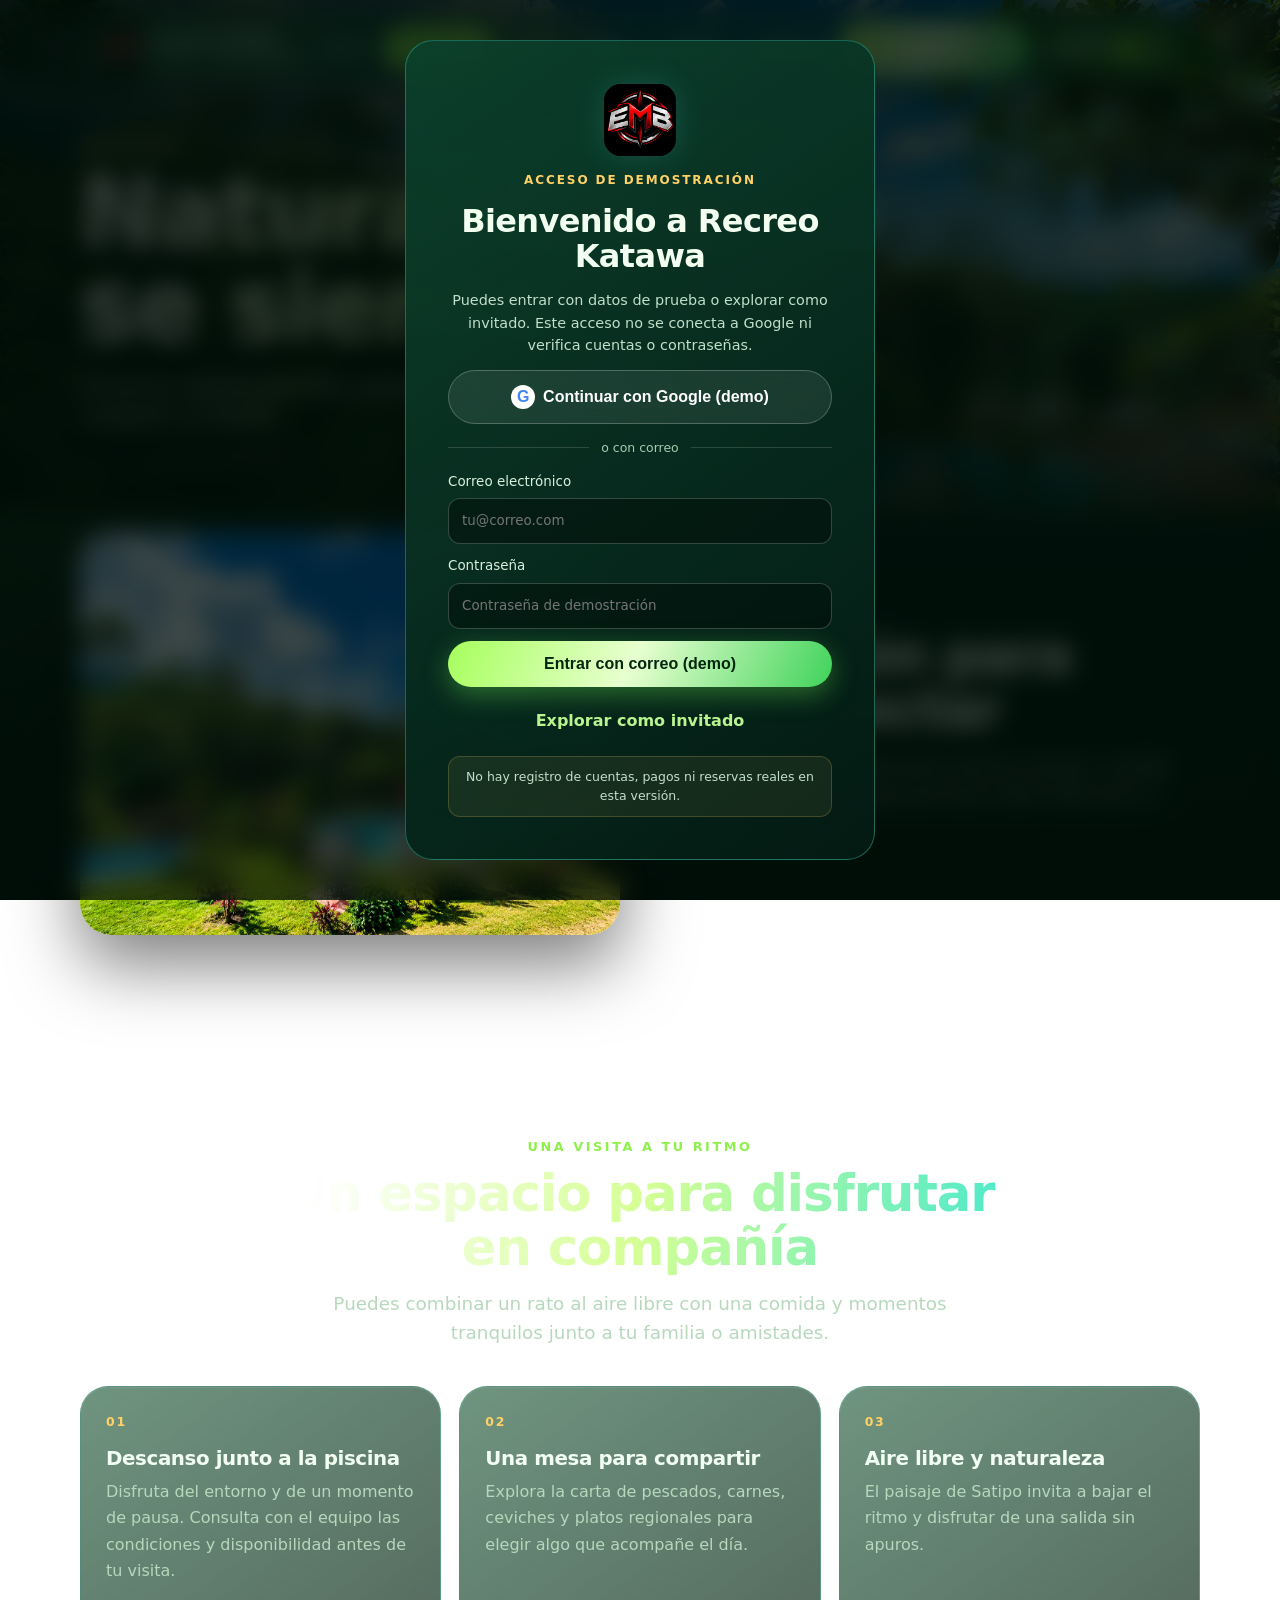
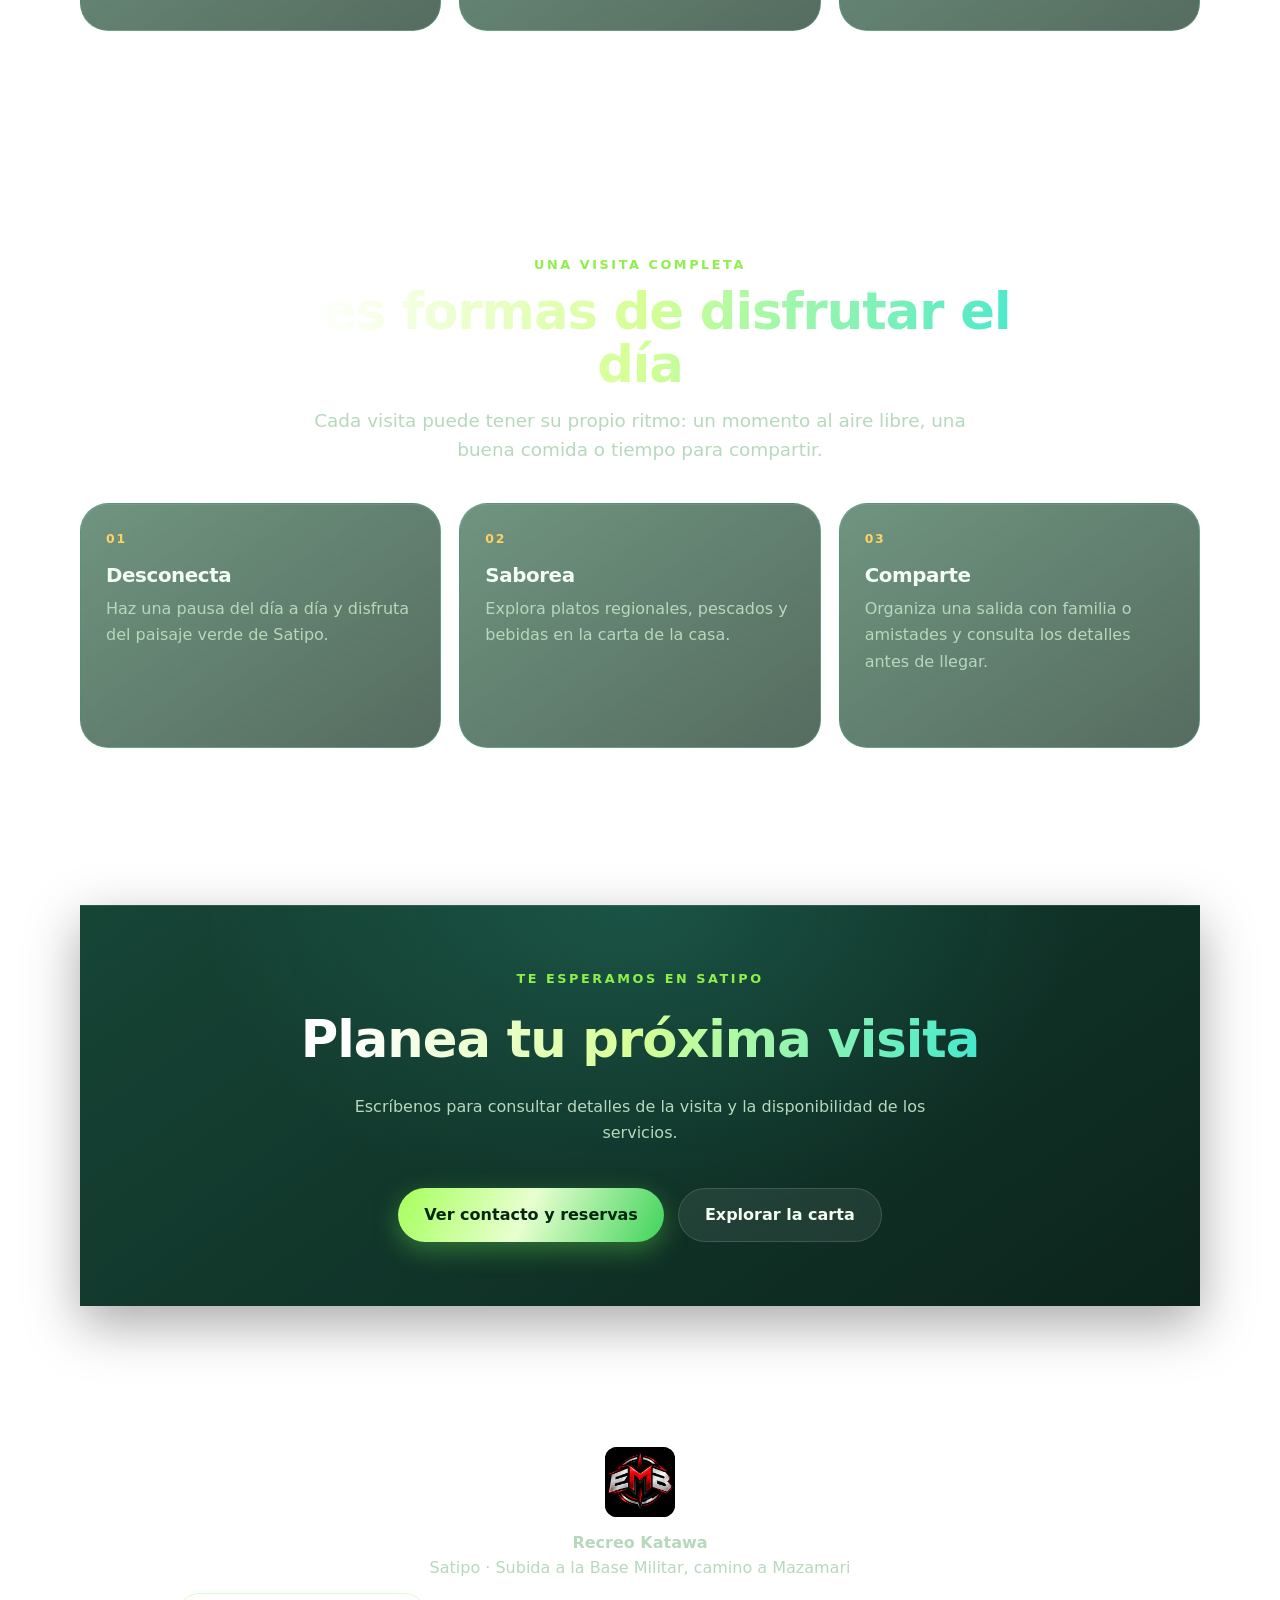
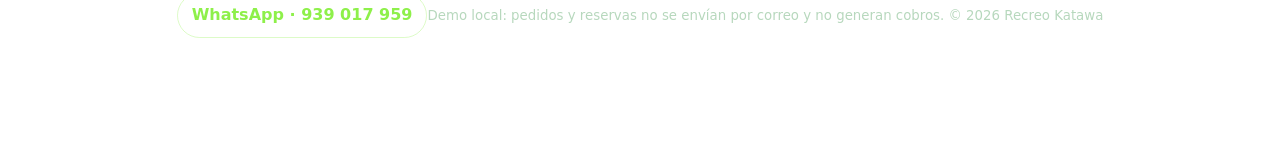
<file: nosotros.html>
<!DOCTYPE html><html lang="es"><head><meta charset="utf-8"><meta name="viewport" content="width=device-width,initial-scale=1,viewport-fit=cover"><meta name="theme-color" content="#04180c"><link rel="icon" type="image/x-icon" href="favicon.ico?v=3" sizes="16x16 32x32 48x48"><link rel="icon" type="image/png" href="assets/logo.png?v=3"><link rel="apple-touch-icon" href="assets/logo.png?v=3"><title>Nosotros · Recreo Katawa</title><script>document.documentElement.classList.add('intro-pending');window.katawaIntroFallback=window.setTimeout(()=>document.documentElement.classList.remove('intro-pending'),5000);</script><link rel="stylesheet" href="css/style.css"><link rel="stylesheet" href="css/animations.css"></head><body data-page="nosotros"><div id="nav"></div>
<main><section class="phero"><div class="wrap"><div class="kicker">Nosotros</div><h1 class="grad">Naturaleza que se siente</h1><p class="lead">Un recreo rodeado de selva, piscinas y sabor amazónico para compartir en familia.</p></div></section>
<section style="padding-top:20px"><div class="wrap split"><img class="rv" src="assets/recreo.png" alt="Recreo"><div class="rv"><h2>Un rincón para desconectar</h2><p class="lead">En Recreo Katawa combinamos piscina natural, comida típica y espacios de juego para que cada visita sea un recuerdo.</p></div></div></section>
<section class="page-details"><div class="wrap"><div class="page-heading rv"><div class="kicker">Una visita a tu ritmo</div><h2 class="grad">Un espacio para disfrutar en compañía</h2><p class="lead">Puedes combinar un rato al aire libre con una comida y momentos tranquilos junto a tu familia o amistades.</p></div><div class="grid info-grid"><article class="glass info-card rv"><span class="info-index">01</span><h3>Descanso junto a la piscina</h3><p>Disfruta del entorno y de un momento de pausa. Consulta con el equipo las condiciones y disponibilidad antes de tu visita.</p></article><article class="glass info-card rv"><span class="info-index">02</span><h3>Una mesa para compartir</h3><p>Explora la carta de pescados, carnes, ceviches y platos regionales para elegir algo que acompañe el día.</p></article><article class="glass info-card rv"><span class="info-index">03</span><h3>Aire libre y naturaleza</h3><p>El paisaje de Satipo invita a bajar el ritmo y disfrutar de una salida sin apuros.</p></article></div></div></section>
<section class="page-details"><div class="wrap"><div class="page-heading rv"><div class="kicker">Una visita completa</div><h2 class="grad">Tres formas de disfrutar el día</h2><p class="lead">Cada visita puede tener su propio ritmo: un momento al aire libre, una buena comida o tiempo para compartir.</p></div><div class="grid info-grid"><article class="glass info-card rv"><span class="info-index">01</span><h3>Desconecta</h3><p>Haz una pausa del día a día y disfruta del paisaje verde de Satipo.</p></article><article class="glass info-card rv"><span class="info-index">02</span><h3>Saborea</h3><p>Explora platos regionales, pescados y bebidas en la carta de la casa.</p></article><article class="glass info-card rv"><span class="info-index">03</span><h3>Comparte</h3><p>Organiza una salida con familia o amistades y consulta los detalles antes de llegar.</p></article></div></div></section>
<section class="closing-section"><div class="wrap closing-card rv"><div class="kicker">Te esperamos en Satipo</div><h2 class="grad">Planea tu próxima visita</h2><p>Escríbenos para consultar detalles de la visita y la disponibilidad de los servicios.</p><div class="row"><a class="btn main" href="contacto.html">Ver contacto y reservas</a><a class="btn" href="carta.html">Explorar la carta</a></div></div></section></main>
<div id="foot"></div><script src="js/main.js"></script></body></html>
</file>
<file: css/style.css>
:root{--bg:#04180c;--g:#0f4d2a;--lime:#8ef04a;--txt:#f2fff0;--mut:#b7d8bd;--glass:rgba(12,64,34,.55);--line:rgba(255,255,255,.14);--ease:cubic-bezier(.34,1.56,.64,1)}
*{box-sizing:border-box;margin:0;padding:0}
html{scroll-behavior:smooth;overflow-x:clip}
body{font-family:-apple-system,BlinkMacSystemFont,"SF Pro Display","Inter",system-ui,sans-serif;background:radial-gradient(circle at 20% 0,#0d4a28,var(--bg) 60%) fixed;color:var(--txt);overflow-x:hidden;-webkit-font-smoothing:antialiased}
a{color:inherit;text-decoration:none}
img{max-width:100%;display:block;-webkit-user-drag:none;user-select:none}
.wrap{width:min(1120px,92%);margin:auto;position:relative;z-index:2}
section{padding:90px 0}
h1,h2,h3{letter-spacing:-.02em;line-height:1.05}
h1{font-size:clamp(2.6rem,8vw,5.4rem);font-weight:800}
h2{font-size:clamp(2rem,5vw,3.2rem);font-weight:800;margin-bottom:14px}
.kicker{color:var(--lime);text-transform:uppercase;letter-spacing:.2em;font-size:.8rem;font-weight:600;margin-bottom:10px}
p.lead{color:var(--mut);font-size:1.15rem;line-height:1.6;max-width:560px}
.grad{background:linear-gradient(90deg,#fff,var(--lime));-webkit-background-clip:text;background-clip:text;color:transparent}
header.nav{position:fixed;top:14px;left:50%;transform:translateX(-50%);width:min(1120px,94%);z-index:50;display:flex;align-items:center;justify-content:space-between;padding:10px 18px;border-radius:999px;background:var(--glass);backdrop-filter:blur(22px) saturate(180%);-webkit-backdrop-filter:blur(22px) saturate(180%);border:1px solid var(--line);box-shadow:0 10px 40px rgba(0,0,0,.35);transition:top .3s ease,padding .3s ease,background-color .3s ease,border-color .3s ease}
.mobile-topbar{display:none}
header.nav.small{padding:6px 16px;top:8px}
.nav img{height:44px;width:44px;border-radius:10px;object-fit:contain;background:#030303}
.nav ul{display:flex;gap:6px;list-style:none}
.nav li a{display:flex;flex-direction:column;align-items:center;padding:8px 16px;border-radius:999px;font-size:.92rem;transition:.35s var(--ease)}
.nav li a i{display:none;font-style:normal;font-size:1.3rem}
.nav li a:hover{background:rgba(255,255,255,.12);transform:scale(1.06)}
.nav li a.on{background:var(--lime);color:#06260f;font-weight:700}
.nav-actions{display:flex;align-items:center;gap:12px}
.nav-cart{display:inline-flex;align-items:center;justify-content:center;gap:8px;min-height:42px;padding:8px 13px;border:1px solid rgba(142,240,74,.38);border-radius:999px;background:rgba(142,240,74,.12);color:var(--txt);font-size:.88rem;font-weight:750;white-space:nowrap}
.nav-cart b,.mobile-cart b{display:grid;min-width:22px;height:22px;place-items:center;border-radius:50%;background:var(--lime);color:#06260f;font-size:.76rem}
.nav-cart svg,.mobile-cart svg{width:20px;height:20px;flex:none;fill:none;stroke:currentColor;stroke-width:1.9;stroke-linecap:round;stroke-linejoin:round}
.btn{display:inline-flex;align-items:center;gap:8px;padding:14px 26px;border-radius:999px;font-weight:700;font-size:1rem;border:1px solid var(--line);background:rgba(255,255,255,.08);color:var(--txt);cursor:pointer;transition:.35s var(--ease);backdrop-filter:blur(10px)}
.btn.main{color:#05260f;border:0;box-shadow:0 8px 26px rgba(110,240,80,.35)}
.btn:hover{transform:translateY(-4px) scale(1.04)}
.btn:active{transform:scale(.95)}
.row{display:flex;gap:14px;flex-wrap:wrap;margin-top:28px}
.hero{min-height:100vh;display:flex;align-items:center;position:relative;padding:120px 0 90px;background:linear-gradient(90deg,rgba(4,24,12,.92) 20%,rgba(4,24,12,.2)),url(../assets/recreo.png) center/cover;overflow:hidden}
.hero .logo{width:110px;border-radius:14px;object-fit:contain;background:#030303;margin-bottom:20px}
.hero p{margin-top:18px}
.phero{padding:124px 0 42px;text-align:center}
.phero p{margin:auto}
.glass{background:var(--glass);border:1px solid var(--line);border-radius:28px;backdrop-filter:blur(18px);-webkit-backdrop-filter:blur(18px);padding:28px;transition:.45s var(--ease)}
.glass:hover{transform:translateY(-8px) scale(1.02);border-color:rgba(142,240,74,.5);box-shadow:0 20px 50px rgba(0,0,0,.4)}
.grid{display:grid;gap:20px;grid-template-columns:repeat(auto-fit,minmax(240px,1fr))}
.feat{display:flex;gap:16px;align-items:center}
.feat b{font-size:2.2rem}
.feat small{display:block;color:var(--mut)}
.strip{margin-top:-70px;position:relative;z-index:5;padding:0}
.split{display:grid;gap:40px;grid-template-columns:1fr 1fr;align-items:center}
.split img{border-radius:32px;box-shadow:0 30px 70px rgba(0,0,0,.5)}
.price{display:inline-block;margin-top:10px;padding:6px 16px;border-radius:999px;background:var(--lime);color:#06260f;font-weight:800}
.dish{font-size:3.4rem;margin-bottom:10px}
.sign{display:inline-block;background:linear-gradient(135deg,#a8703a,#6f4220);padding:10px 24px;border-radius:12px;font-weight:800;box-shadow:0 8px 20px rgba(0,0,0,.4);transform:rotate(-2deg)}
.car{display:flex;gap:18px;overflow-x:auto;scroll-snap-type:x mandatory;padding:20px 4%;scrollbar-width:none}
.car::-webkit-scrollbar{display:none}
.car .glass{min-width:240px;scroll-snap-align:center}
.food-photo{width:100%;height:190px;object-fit:cover;border-radius:18px;margin-bottom:16px}
.menu-grid .item{display:flex;flex-direction:column;align-items:flex-start;min-width:0}
.menu-grid .item p{color:var(--mut);line-height:1.5;margin-top:6px}
.menu-grid .item .price{margin-top:auto}
.booking-fields{display:grid;grid-template-columns:1fr 1fr;gap:12px}
.booking-form label,.glass label{display:grid;gap:7px;color:var(--mut);font-size:.9rem}
.form-status{min-height:1.3em;color:var(--lime);font-size:.9rem;line-height:1.5}
.menu-grid .add-to-cart{width:100%;justify-content:center;margin-top:18px;font-size:.88rem}
.checkout-section{padding-top:10px}
.checkout-layout{display:grid;grid-template-columns:1.2fr 1fr;gap:20px;align-items:start}
.checkout-card,.receipt-card{display:grid;gap:16px}
.checkout-card h2,.receipt-card h2{margin:0;font-size:1.55rem}
.checkout-card p,.receipt-card p{color:var(--mut);line-height:1.55}
.checkout-card label{display:grid;gap:7px;color:var(--mut);font-size:.92rem}
.checkout-item{display:flex;justify-content:space-between;align-items:center;gap:14px;padding:12px 0;border-bottom:1px solid var(--line)}
.checkout-item small{display:block;color:var(--mut);margin-top:5px}
.quantity-control{display:flex;align-items:center;gap:10px}
.quantity-control button{width:36px;height:36px;border:1px solid var(--line);border-radius:50%;background:rgba(255,255,255,.08);color:var(--txt);font-size:1.2rem;cursor:pointer}
.checkout-total{display:flex;justify-content:space-between;padding-top:10px;border-top:1px solid var(--line);font-size:1.1rem}
.checkout-total strong{color:var(--lime)}
#checkout-form button:disabled{opacity:.55;cursor:not-allowed}
.receipt-card{grid-column:1/-1}
.receipt-card[hidden]{display:none}
.chips{display:flex;gap:10px;justify-content:center;flex-wrap:wrap;margin-bottom:34px}
.chip{padding:10px 22px;border-radius:999px;border:1px solid var(--line);background:rgba(255,255,255,.06);color:var(--txt);cursor:pointer;font-size:.95rem;transition:.35s var(--ease)}
.chip.on{background:var(--lime);color:#06260f;font-weight:700;transform:scale(1.08)}
.item.hide{display:none}
.gal{columns:3 260px;gap:16px}
.gallery-tile{display:flex;align-items:end;break-inside:avoid;margin-bottom:16px;padding:18px;border:1px solid rgba(142,240,74,.35);border-radius:24px;height:var(--h);background-size:cover;background-repeat:no-repeat;box-shadow:inset 0 -100px 80px -50px rgba(0,0,0,.8);transition:transform .35s ease,border-color .35s ease}
.gallery-tile:hover{transform:translateY(-4px);border-color:var(--lime)}
.gallery-tile span{color:#fff;font-size:1.05rem;font-weight:750;text-shadow:0 2px 8px #000}
form{display:grid;gap:14px}
input,textarea,select{width:100%;padding:16px 18px;border-radius:16px;border:1px solid var(--line);background:rgba(255,255,255,.07);color:var(--txt);font:inherit;outline:0;transition:.3s}
input:focus,textarea:focus,select:focus{border-color:var(--lime);box-shadow:0 0 0 4px rgba(142,240,74,.2)}
select option{color:#000}
footer{padding:50px 0 120px;border-top:1px solid var(--line);text-align:center;color:var(--mut);position:relative;z-index:2}
footer img{width:70px;margin:0 auto 14px;border-radius:12px;object-fit:contain;background:#030303}
footer .soc{display:flex;gap:12px;justify-content:center;margin:16px 0}
footer .soc a{width:46px;height:46px;border-radius:50%;display:grid;place-items:center;background:var(--glass);border:1px solid var(--line);transition:.35s var(--ease)}
footer .soc a:hover{transform:translateY(-6px) scale(1.15);background:var(--lime);color:#06260f}
@media(max-width:760px){
.split{grid-template-columns:1fr}
.mobile-topbar{position:fixed;top:env(safe-area-inset-top);left:0;right:0;z-index:55;display:flex;align-items:center;justify-content:space-between;gap:12px;min-height:64px;padding:8px max(16px,calc((100% - 680px)/2));border-bottom:1px solid rgba(142,240,74,.24);background:rgba(3,30,16,.92);box-shadow:0 8px 26px rgba(0,0,0,.2);backdrop-filter:blur(18px) saturate(160%);-webkit-backdrop-filter:blur(18px) saturate(160%)}
.mobile-brand{display:flex;min-width:0;align-items:center;gap:12px}
.mobile-topbar img{width:46px;height:46px;flex:none;border:0;border-radius:9px;object-fit:contain;background:#030303}
.mobile-brand span{display:grid;min-width:0;gap:3px}
.mobile-topbar b{color:var(--txt);font-size:.96rem;letter-spacing:.015em}
.mobile-topbar small{overflow:hidden;color:var(--mut);font-size:.76rem;line-height:1.2;text-overflow:ellipsis;white-space:nowrap}
.mobile-cart{display:inline-flex;flex:none;align-items:center;gap:6px;min-height:42px;padding:7px 10px;border:1px solid rgba(142,240,74,.38);border-radius:16px;background:rgba(142,240,74,.12);color:var(--txt);font-size:.78rem;font-weight:750}
header.nav{top:auto;bottom:calc(10px + env(safe-area-inset-bottom));width:calc(100% - 20px);max-width:680px;min-height:72px;border-radius:26px;padding:10px 12px;justify-content:center}
header.nav.small{top:auto;bottom:calc(10px + env(safe-area-inset-bottom));padding:10px 12px}
.nav>a,.nav>.btn{display:none}
.nav ul{width:100%;min-height:50px;align-items:center;justify-content:flex-start;gap:5px;overflow-x:auto;scrollbar-width:none}
.nav ul::-webkit-scrollbar{display:none}
.nav li{flex:none}
.nav li a{min-height:46px;justify-content:center;padding:8px 12px;font-size:.76rem;border-radius:16px}
.nav li a i{display:block}
section{padding:60px 0}
.food-photo{height:170px}
.booking-fields{grid-template-columns:1fr}
.car{padding-inline:4%}
.car .glass{min-width:min(78vw,300px)}
}
@media(max-width:420px){.mobile-topbar{min-height:60px;gap:7px;padding-inline:12px}.mobile-topbar img{width:42px;height:42px}.mobile-brand{gap:8px}.mobile-topbar b{font-size:.86rem}.mobile-topbar small{max-width:190px;font-size:.68rem}.mobile-cart{gap:5px;padding-inline:8px}.phero{padding:82px 0 30px}.menu-hero{padding-top:88px}.menu-hero h1{margin-top:14px}.wrap{width:90%}.menu-grid{grid-template-columns:1fr}.glass{padding:20px}.booking-fields{gap:8px}.nav li a{min-height:48px;padding-inline:11px}}
@media(max-width:760px){.leaf{display:none}}
@media(max-width:760px){.checkout-layout{grid-template-columns:1fr}.receipt-card{grid-column:auto}.checkout-section{padding-top:0}}
.menu-hero{padding-bottom:34px}
.menu-hero h1{font-size:clamp(2.7rem,7vw,4.5rem);margin:20px auto 14px;max-width:850px}
.menu-hero .lead{margin:0 auto;max-width:700px}
.menu-highlights{display:flex;justify-content:center;gap:10px;flex-wrap:wrap;margin-top:24px}
.menu-highlights span,.item-tag,.demo-ribbon{display:inline-flex;align-items:center;width:max-content;max-width:100%;border:1px solid var(--line);border-radius:999px;padding:7px 12px;background:rgba(255,255,255,.07);color:var(--mut);font-size:.78rem;font-weight:650}
.menu-section{padding-top:26px}
.menu-toolbar{display:flex;align-items:end;justify-content:space-between;gap:24px;margin-bottom:22px}
.menu-toolbar h2{margin:5px 0;font-size:clamp(1.9rem,4vw,2.6rem)}
.menu-toolbar p{color:var(--mut);line-height:1.5}
.menu-search{width:min(350px,100%);display:flex;align-items:center;gap:10px;padding:0 16px;border:1px solid var(--line);border-radius:999px;background:rgba(255,255,255,.06);color:var(--lime);font-size:1.6rem}
.menu-search input{min-width:0;padding:13px 0;border:0;background:transparent;color:var(--txt);font-size:.95rem}
.menu-search input:focus{box-shadow:none}
.menu-filters{justify-content:flex-start;margin:0 0 14px}
.menu-filters .chip{font-size:.88rem}
.menu-result-count{min-height:1.5em;color:var(--mut);font-size:.84rem;margin-bottom:14px}
.menu-grid{grid-template-columns:repeat(auto-fit,minmax(min(100%,270px),1fr));gap:18px}
.menu-grid .item{overflow:hidden;padding:0;border-radius:22px;align-items:stretch;transition:transform .25s ease,border-color .25s ease,box-shadow .25s ease}
.menu-grid .item:hover{transform:translateY(-5px);border-color:rgba(142,240,74,.42);box-shadow:0 18px 40px rgba(0,0,0,.28)}
.menu-grid .food-photo{height:205px;margin:0;border-radius:0;object-fit:cover;background:#173923}
.item-copy{display:flex;flex:1;flex-direction:column;align-items:flex-start;padding:17px 18px 4px}
.item-tag{margin-bottom:10px;padding:5px 10px;color:var(--lime);font-size:.69rem;text-transform:uppercase;letter-spacing:.06em}
.item-copy h3{font-size:1.22rem;line-height:1.2}
.item-description{margin-top:8px;color:var(--mut);font-size:.91rem;line-height:1.55}
.item-detail{margin-top:10px;padding-top:10px;border-top:1px solid var(--line);color:var(--mut);font-size:.78rem;line-height:1.45}
.item-detail b{color:var(--txt)}
.item-footer{display:grid;grid-template-columns:auto 1fr;align-items:center;gap:10px;padding:14px 18px 18px}
.item-footer .price{margin:0;white-space:nowrap}
.item-footer .add-to-cart{margin:0;padding:11px 13px;font-size:.81rem}
.menu-grid .item.hide{display:none}
.menu-empty{padding:26px;text-align:center;color:var(--mut)}
.menu-disclaimer{margin-top:25px;color:var(--mut);font-size:.82rem;line-height:1.55;text-align:center}
.demo-ribbon{border-color:rgba(255,198,85,.35);background:rgba(255,173,51,.1);color:#ffd38a;font-size:.72rem;letter-spacing:.06em}
.checkout-card .demo-ribbon{margin-bottom:-7px}
.demo-receipt{display:grid;gap:8px;padding:16px;border:1px dashed rgba(255,211,138,.42);border-radius:16px;background:rgba(0,0,0,.16);line-height:1.5}
.demo-receipt ul{padding-left:20px;color:var(--mut);line-height:1.7}
.receipt-card .btn{width:max-content}
.footer-links{display:flex;justify-content:center;gap:18px;flex-wrap:wrap;margin:16px auto;color:var(--lime);font-size:.86rem}
.footer-links a{padding:8px 12px;border:1px solid var(--line);border-radius:999px}
.footer-links a:hover{background:rgba(255,255,255,.08)}
.footer-whatsapp{display:inline-flex;margin:12px auto 0;padding:9px 14px;border:1px solid rgba(142,240,74,.3);border-radius:999px;color:var(--lime);font-weight:700}
.page-details{padding:66px 0}
.page-heading{max-width:760px;margin:0 auto 30px;text-align:center}
.page-heading .lead{max-width:680px;margin:12px auto 0}
.info-grid{grid-template-columns:repeat(3,minmax(0,1fr));gap:18px}
.info-card{display:flex;min-height:220px;flex-direction:column;align-items:flex-start;padding:25px}
.info-index{color:var(--lime);font-size:.78rem;font-weight:800;letter-spacing:.14em}
.info-card h3{margin:18px 0 9px;font-size:1.24rem}
.info-card p,.contact-note p{color:var(--mut);line-height:1.65}
.info-card p a{color:var(--lime);font-weight:750}
.page-disclaimer{margin:24px auto 0;color:var(--mut);font-size:.84rem;line-height:1.55;text-align:center}
.page-actions{justify-content:center}
.contact-stack{display:grid;align-content:start;gap:16px}
.contact-stack .glass{display:grid;gap:12px}
.contact-stack h2{margin:0;font-size:1.7rem}
.whatsapp-button{width:max-content;max-width:100%;margin-top:10px;color:#08210e;background:var(--lime);border-color:transparent}
.contact-note h3{font-size:1.15rem}
.contact-note .demo-note{padding-top:10px;border-top:1px solid var(--line);font-size:.84rem}
.gallery-section{padding-top:16px}
.checkout-help{padding-top:35px}
.nav .nav-brand{display:block;flex:none}
.nav .nav-brand img{height:48px;width:48px}
.nav-cta{padding:10px 18px}
.hero{
 min-height:100svh;
 padding:110px 0 74px;
 background-image:url(../assets/recreo.png);
 background-size:cover;
 background-position:center;
 background-repeat:no-repeat;
 isolation:isolate;
}
.hero::before{
 content:"";
 position:absolute;
 inset:0;
 z-index:-1;
 background:linear-gradient(90deg,rgba(1,18,9,.84) 0%,rgba(1,18,9,.62) 43%,rgba(1,18,9,.12) 100%);
}
.hero-content{
 width:min(690px,62%);
 margin:0 auto 0 max(4%,calc((100% - 1120px)/2));
 padding:clamp(28px,5vw,54px);
 position:relative;
 text-align:left;
 background:linear-gradient(145deg,rgba(2,30,15,.84),rgba(2,22,12,.7));
 border:1px solid rgba(142,240,74,.38);
 border-left:3px solid var(--lime);
 border-radius:32px;
 box-shadow:0 24px 70px rgba(0,0,0,.42),inset 0 1px 0 rgba(255,255,255,.12),0 0 48px rgba(44,235,92,.1);
 backdrop-filter:blur(12px) saturate(130%);
 -webkit-backdrop-filter:blur(12px) saturate(130%);
 transition:transform .35s ease,border-color .35s ease,box-shadow .35s ease;
}
.hero-content:hover{transform:translateY(-3px);border-color:rgba(142,240,74,.62);box-shadow:0 30px 78px rgba(0,0,0,.48),inset 0 1px 0 rgba(255,255,255,.16),0 0 58px rgba(44,235,92,.15)}
.hero .logo{width:clamp(76px,8vw,100px);height:auto;margin:0 0 18px;border-radius:20px;filter:drop-shadow(0 12px 20px rgba(0,0,0,.4))}
.hero-content .kicker{margin-bottom:12px}
.hero-content h1{font-size:clamp(3.2rem,8vw,6rem);line-height:.94;text-shadow:0 5px 0 rgba(0,0,0,.45),0 14px 30px rgba(0,0,0,.35)}
.hero-content .lead{max-width:540px;margin:18px 0 0;color:#efffee;font-size:clamp(1rem,2vw,1.2rem)}
.hero-highlights{display:flex;justify-content:flex-start;gap:9px;flex-wrap:wrap;margin-top:24px}
.hero-highlights span{padding:9px 13px;border:1px solid rgba(142,240,74,.4);border-radius:999px;background:rgba(0,0,0,.28);color:#f1ffec;font-size:.84rem;font-weight:650}
.hero-actions{justify-content:flex-start;margin-top:25px}
.hero-location{position:absolute;left:clamp(18px,4vw,54px);bottom:22px;color:#f1ffec;text-shadow:0 2px 8px #000;font-size:.84rem;letter-spacing:.05em}
.feature-grid{grid-template-columns:repeat(3,minmax(0,1fr))}
.feat{min-height:104px;padding:18px}
.feat>div{font-weight:750}
.feat small{max-width:250px;line-height:1.4;margin-top:5px;font-weight:450}
.feature-mark{position:relative;display:block;flex:0 0 52px;width:52px;height:52px;border:1px solid rgba(142,240,74,.55);border-radius:16px;background:linear-gradient(145deg,rgba(142,240,74,.18),rgba(0,0,0,.1));box-shadow:inset 0 1px 0 rgba(255,255,255,.12)}
.feature-mark::before,.feature-mark::after{content:"";position:absolute}
.feature-water::before{left:10px;right:10px;top:15px;height:18px;border:2px solid var(--lime);border-top:0;border-radius:0 0 50% 50%}
.feature-water::after{left:14px;right:14px;bottom:10px;height:2px;background:var(--lime);box-shadow:5px 5px 0 -0.3px var(--lime)}
.feature-table::before{left:10px;right:10px;top:15px;height:12px;border:2px solid var(--lime);border-radius:5px}
.feature-table::after{left:15px;right:15px;top:29px;height:12px;border-left:2px solid var(--lime);border-right:2px solid var(--lime)}
.feature-family::before{left:10px;top:12px;width:11px;height:11px;border:2px solid var(--lime);border-radius:50%;box-shadow:17px 0 0 -2px var(--glass),17px 0 0 0 var(--lime)}
.feature-family::after{left:8px;right:8px;bottom:10px;height:12px;border:2px solid var(--lime);border-bottom:0;border-radius:14px 14px 0 0}
.featured-heading{display:flex;justify-content:space-between;align-items:end;gap:20px;margin-bottom:6px}
.featured-heading h2{margin:7px 0 0}
.featured-dishes{padding-top:66px}
.car{padding:22px max(4%,calc((100% - 1400px)/2));}
.car .dish-card{flex:0 0 clamp(286px,19vw,370px);min-width:0;scroll-snap-align:center}
.menu-section .wrap{width:min(1920px,96%)}
.menu-grid{grid-template-columns:repeat(4,minmax(0,1fr));max-width:none}
.menu-grid .dish-card,.dish-card{
 display:flex;
 flex-direction:column;
 min-width:0;
 min-height:424px;
 overflow:hidden;
 padding:0;
 border:1px solid rgba(25,240,104,.68);
 border-radius:25px;
 background:linear-gradient(155deg,rgba(1,47,25,.97),rgba(1,24,14,.99) 65%);
 box-shadow:0 12px 30px rgba(0,0,0,.28),inset 0 1px 0 rgba(143,255,168,.1);
 transition:transform .25s ease,border-color .25s ease,box-shadow .25s ease;
}
.dish-card:hover,.menu-grid .dish-card:hover{transform:translateY(-5px);border-color:#71ff89;box-shadow:0 18px 38px rgba(0,0,0,.4),0 0 20px rgba(19,230,92,.16)}
.dish-image-wrap{position:relative;padding:10px 10px 0}
.dish-card .food-photo,.menu-grid .dish-card .food-photo{width:100%;height:208px;margin:0;border:1px solid rgba(142,240,74,.22);border-radius:17px;object-fit:cover;background:#173923}
.dish-category{position:absolute;top:18px;left:18px;padding:6px 10px;border:1px solid rgba(195,255,28,.8);border-radius:999px;background:rgba(3,30,14,.86);color:#d5ff39;font-size:.68rem;font-weight:800;letter-spacing:.07em;text-transform:uppercase;box-shadow:0 2px 10px rgba(0,0,0,.4)}
.dish-card .item-copy{display:flex;flex:1;flex-direction:column;align-items:flex-start;padding:12px 17px 0}
.dish-card .item-tag{display:none}
.dish-card .item-copy h3{font-family:"Segoe Script","Brush Script MT","URW Chancery L",cursive;font-size:clamp(1.55rem,2vw,1.9rem);font-style:italic;font-weight:800;line-height:1.08;color:#fff;text-shadow:0 2px 4px rgba(0,0,0,.55)}
.dish-card .item-description{margin-top:6px;color:#f0fff1;font-size:.91rem;line-height:1.4}
.dish-card .item-detail{display:none}
.dish-card .item-footer{position:relative;display:flex;justify-content:space-between;align-items:center;gap:9px;margin:10px 16px 15px;padding:13px 0 0}
.dish-card .item-footer::before{content:"";position:absolute;top:0;left:0;right:0;height:1px;background:linear-gradient(90deg,rgba(142,240,74,.14),rgba(142,240,74,.85),rgba(142,240,74,.14))}
.dish-card .price{flex:none;margin:0;padding:9px 13px;border:1px solid rgba(205,255,40,.75);border-radius:999px;background:linear-gradient(135deg,#d4ff35,#8feb13);color:#06210a;font-size:1rem;font-weight:900;white-space:nowrap;box-shadow:0 4px 14px rgba(117,255,38,.2)}
.dish-card .add-to-cart{display:inline-flex;flex:1;min-height:52px;justify-content:center;align-items:center;gap:9px;margin:0;padding:8px 10px;border:1px solid #aaff30;border-radius:17px;background:linear-gradient(145deg,rgba(6,116,49,.95),rgba(2,66,34,.97));color:#fff;font-size:.79rem;font-weight:750;line-height:1.12;box-shadow:0 0 0 2px rgba(82,255,45,.08),0 4px 14px rgba(28,233,83,.19);text-align:left}
.dish-card .add-to-cart:hover{transform:translateY(-2px);background:linear-gradient(145deg,#0b9146,#07512d);box-shadow:0 0 15px rgba(142,240,74,.38)}
.dish-card .add-to-cart svg{width:25px;height:25px;flex:none;fill:none;stroke:currentColor;stroke-width:1.9;stroke-linecap:round;stroke-linejoin:round}
.food-menu-grid{grid-template-columns:repeat(4,minmax(0,1fr))}
.closing-section{padding-top:45px}
.closing-card{display:grid;justify-items:center;gap:14px;padding:clamp(34px,6vw,64px);text-align:center;border-color:rgba(142,240,74,.45);background:linear-gradient(145deg,rgba(2,53,27,.92),rgba(2,27,15,.96));box-shadow:0 18px 50px rgba(0,0,0,.34),inset 0 1px 0 rgba(255,255,255,.1)}
.closing-card p{max-width:600px;color:var(--mut);line-height:1.6}
.home-day-section,.home-regional-section,.home-visit-section{padding:82px 0}
.home-day-section{background:linear-gradient(180deg,rgba(4,35,18,.2),rgba(4,35,18,.62),rgba(4,35,18,.2))}
.home-section-heading{max-width:760px;margin:0 auto 34px;text-align:center}
.home-section-heading .lead{max-width:660px;margin:12px auto 0}
.home-experience-grid,.home-visit-grid{grid-template-columns:repeat(3,minmax(0,1fr));gap:18px}
.home-experience-card,.home-visit-card{display:flex;flex-direction:column;align-items:flex-start;min-height:230px;padding:26px}
.home-experience-card h3,.home-visit-card h3{margin:20px 0 8px;font-size:1.35rem}
.home-experience-card p,.home-visit-card p{color:var(--mut);line-height:1.6}
.home-experience-card a,.home-visit-card a{margin-top:auto;padding-top:20px;color:var(--lime);font-weight:750}
.home-card-label{color:var(--lime);font-size:.76rem;font-weight:800;letter-spacing:.12em;text-transform:uppercase}
.home-regional-layout{display:grid;grid-template-columns:1fr 1fr;align-items:center;gap:clamp(28px,6vw,82px)}
.home-regional-image{width:100%;height:430px;object-fit:cover;border:1px solid rgba(142,240,74,.28);border-radius:30px;box-shadow:0 24px 60px rgba(0,0,0,.36)}
.home-regional-copy h2{margin:8px 0 18px}
.home-regional-copy .lead{max-width:620px;font-size:1.02rem}
.home-regional-points{display:grid;gap:10px;margin:24px 0}
.home-regional-points span{padding:11px 14px;border:1px solid var(--line);border-radius:14px;background:rgba(255,255,255,.045);color:var(--mut)}
.home-visit-section{padding-top:42px}
.home-visit-card{min-height:215px}
.search-icon{position:relative;display:block;width:17px;height:17px;flex:none;border:2px solid var(--lime);border-radius:50%}
.search-icon::after{content:"";position:absolute;right:-6px;bottom:-4px;width:8px;height:2px;border-radius:2px;background:var(--lime);transform:rotate(48deg)}
.menu-grid .item.hide{display:none}
@media(min-width:1500px){.menu-grid{grid-template-columns:repeat(5,minmax(0,1fr))}}
@media(max-width:1050px){.menu-grid,.food-menu-grid{grid-template-columns:repeat(3,minmax(0,1fr))}.feature-grid{grid-template-columns:1fr}}
@media(max-width:760px){
 .menu-section .wrap{width:92%}
 .hero{min-height:100svh;padding:94px 0 78px;background-position:center}
 .hero::before{background:linear-gradient(180deg,rgba(1,18,9,.52),rgba(1,18,9,.78) 58%,rgba(1,18,9,.9))}
 .hero-content{width:min(620px,91%);margin:auto;padding:30px 20px;border-radius:25px;text-align:center;transform:none}
 .hero-content:hover{transform:translateY(-2px)}
 .hero .logo{width:88px;margin:0 auto 16px;border-radius:18px}
 .hero-content h1{font-size:clamp(3rem,13vw,4.5rem)}
 .hero-content .lead{margin:18px auto 0}
 .hero-highlights{gap:7px}
 .hero-highlights,.hero-actions{justify-content:center}
 .hero-highlights span{font-size:.76rem;padding:8px 10px}
 .hero-location{left:0;right:0;bottom:12px;text-align:center;font-size:.76rem}
 .feature-grid{grid-template-columns:1fr}
 .feat{min-height:88px}
 .home-experience-grid,.home-visit-grid,.home-regional-layout{grid-template-columns:1fr}
 .info-grid{grid-template-columns:1fr}
 .info-card{min-height:0}
 .page-details{padding:48px 0}
 .contact-stack{order:1}
 .home-experience-card,.home-visit-card{min-height:190px}
 .home-regional-image{height:300px}
 .home-day-section,.home-regional-section,.home-visit-section{padding:58px 0}
 .featured-heading{align-items:flex-start;flex-direction:column}
 .featured-heading h2{font-size:2.1rem}
 .car{padding:18px 5%}
 .car .dish-card{flex-basis:min(84vw,350px)}
 .menu-grid,.food-menu-grid{grid-template-columns:repeat(2,minmax(0,1fr))}
 .dish-card .food-photo,.menu-grid .dish-card .food-photo{height:178px}
 .dish-card .item-footer{align-items:stretch;flex-direction:column;margin-inline:13px}
 .dish-card .price{align-self:flex-start}
 .dish-card .add-to-cart{width:100%;flex:none}
 .nav .nav-brand,.nav-actions{display:none}
 .nav ul{width:100%;justify-content:flex-start;gap:4px;overflow-x:auto;scrollbar-width:none}
 .nav ul::-webkit-scrollbar{display:none}
 .nav li{flex:none}
 .nav li a{white-space:nowrap;padding:8px 11px;font-size:.75rem}
}
@media(max-width:480px){
 .menu-section .wrap{width:90%}
 .menu-grid,.food-menu-grid{grid-template-columns:1fr}
 .dish-card{min-height:0}
 .dish-card .food-photo,.menu-grid .dish-card .food-photo{height:215px}
 .dish-card .item-footer{display:grid;grid-template-columns:auto 1fr;align-items:center}
 .dish-card .price{align-self:center;font-size:.95rem;padding:8px 10px}
 .dish-card .add-to-cart{min-height:48px;padding:7px}
 .menu-toolbar h2{font-size:2rem}
 .closing-card h2{font-size:2.2rem}
}
@media(prefers-reduced-motion:reduce){.hero-content{transform:none!important}}
@media(max-width:760px){
 .menu-toolbar{align-items:stretch;flex-direction:column;gap:15px}
 .menu-search{width:100%}
 .menu-filters{justify-content:flex-start;flex-wrap:nowrap;overflow-x:auto;padding:4px 2px 10px;margin-right:-4%}
 .menu-filters .chip{flex:none;padding:9px 15px}
 .menu-grid{grid-template-columns:repeat(auto-fit,minmax(min(100%,235px),1fr));gap:14px}
 .menu-grid .food-photo{height:185px}
}
@media(max-width:520px){
 .menu-grid{grid-template-columns:1fr}
 .menu-grid .food-photo{height:205px}
 .item-footer{grid-template-columns:1fr}
 .item-footer .price{justify-self:start}
 .item-footer .add-to-cart{width:100%}
 .menu-highlights{justify-content:flex-start}
 .gallery-tile{height:max(210px,var(--h));margin-bottom:13px}
 .whatsapp-button{width:100%;justify-content:center;text-align:center}
}
@media print{
 body{background:#fff!important;color:#111!important;padding:0}
 body>*:not(main){display:none!important}
 .phero,.checkout-card,#foot{display:none!important}
 .checkout-section{padding:0}
 .checkout-layout{display:block}
 .receipt-card{display:block!important;background:#fff!important;color:#111!important;border:1px solid #aaa;box-shadow:none}
 .receipt-card p,.demo-receipt ul{color:#333}
}
.home-page{position:relative;isolation:isolate}
.home-page .home-hero{
 min-height:min(850px,100svh);
 padding:132px max(5%,calc((100% - 1260px)/2)) 116px;
 background-image:url(../assets/recreo.png);
 background-size:cover;
 background-position:center 48%;
}
.home-page .home-hero::before{
 z-index:0;
 background:linear-gradient(90deg,rgba(0,13,7,.9) 0%,rgba(0,18,9,.75) 31%,rgba(0,18,9,.22) 65%,rgba(0,12,6,.08) 100%),linear-gradient(0deg,rgba(0,12,6,.65),transparent 38%);
}
.home-hero-content{
 position:relative;
 z-index:1;
 width:min(590px,58%);
 margin:0;
 padding:0;
 border:0;
 background:none;
 box-shadow:none;
 text-align:left;
 backdrop-filter:none;
 -webkit-backdrop-filter:none;
}
.home-hero-content:hover{transform:none;box-shadow:none}
.home-hero-content .kicker{display:flex;align-items:center;gap:9px;margin:0 0 16px;font-size:.77rem;letter-spacing:.17em}
.home-location-mark{
 position:relative;
 display:inline-block;
 width:11px;
 height:11px;
 flex:none;
 border:2px solid var(--lime);
 border-radius:50% 50% 50% 0;
 transform:rotate(-45deg);
}
.home-location-mark::after{position:absolute;inset:2px;border-radius:50%;background:var(--lime);content:""}
.home-hero h1{display:grid;font-size:clamp(4.3rem,8.4vw,7.3rem);font-weight:850;line-height:.78;letter-spacing:-.065em;text-shadow:0 6px 24px rgba(0,0,0,.55)}
.home-hero h1>span:first-child{color:#fff}
.home-hero h1 .home-script{margin:14px 0 0;color:var(--lime);font-family:"Brush Script MT","Segoe Script",cursive;font-size:1.13em;font-style:italic;font-weight:800;letter-spacing:-.06em;line-height:.85;text-shadow:0 5px 20px rgba(0,0,0,.48)}
.home-tagline{margin-top:21px;color:#fff;font-family:Georgia,"Times New Roman",serif;font-size:clamp(1.05rem,2vw,1.35rem);font-style:italic;line-height:1.3;text-shadow:0 2px 12px #000}
.home-intro{max-width:480px;margin-top:10px;color:rgba(255,255,255,.9);font-size:.98rem;line-height:1.55;text-shadow:0 2px 12px #000}
.home-highlights{display:flex;width:max-content;max-width:100%;flex-wrap:wrap;gap:0;margin-top:18px;padding:8px 10px;border:1px solid rgba(142,240,74,.32);border-radius:999px;background:rgba(0,13,7,.58);backdrop-filter:blur(14px);-webkit-backdrop-filter:blur(14px)}
.home-highlights>span{display:flex;align-items:center;gap:8px;padding:5px 13px;color:#fff;font-size:.78rem;font-weight:650}
.home-highlights>span+span{border-left:1px solid rgba(255,255,255,.2)}
.home-highlight-icon{position:relative;display:inline-flex;width:30px;height:30px;flex:none;align-items:center;justify-content:center;border:1px solid rgba(142,240,74,.7);border-radius:50%;background:rgba(142,240,74,.12)}
.home-highlight-icon::before,.home-highlight-icon::after{position:absolute;content:""}
.water-icon::before{width:14px;height:9px;border:1.5px solid var(--lime);border-top:0;border-radius:0 0 50% 50%}
.water-icon::after{width:14px;height:3px;border-top:1.5px solid var(--lime);border-bottom:1.5px solid var(--lime)}
.table-icon::before{width:12px;height:9px;border:1.5px solid var(--lime);border-radius:2px}
.table-icon::after{width:9px;height:5px;border-right:1.5px solid var(--lime);border-left:1.5px solid var(--lime);transform:translateY(5px)}
.family-icon::before{width:7px;height:7px;border:1.5px solid var(--lime);border-radius:50%;transform:translate(-4px,-3px);box-shadow:8px 0 0 -1px #0b351d,8px 0 0 .5px var(--lime)}
.family-icon::after{width:16px;height:7px;border:1.5px solid var(--lime);border-bottom:0;border-radius:9px 9px 0 0;transform:translateY(5px)}
.home-actions{display:flex;flex-wrap:wrap;gap:12px;margin-top:20px}
.home-actions .btn{min-height:48px;padding:12px 18px;font-size:.87rem}
.home-actions .btn.main{box-shadow:0 5px 24px rgba(142,240,74,.36)}
.home-arrow{font-size:1.15rem;transition:transform .25s ease}
.home-actions .btn:hover .home-arrow{transform:translateX(4px)}
.home-secondary{border-color:rgba(255,255,255,.54);background:rgba(0,13,7,.5)}
.home-calendar{position:relative;width:15px;height:14px;border:1.5px solid currentColor;border-radius:3px}
.home-calendar::before{position:absolute;top:3px;right:0;left:0;border-top:1.5px solid currentColor;content:""}
.home-calendar::after{position:absolute;top:-4px;left:3px;width:6px;height:4px;border-right:1.5px solid currentColor;border-left:1.5px solid currentColor;content:""}
.home-location{position:absolute;z-index:1;bottom:25px;left:max(5%,calc((100% - 1260px)/2));display:inline-flex;align-items:center;gap:9px;color:#fff;font-size:.76rem;text-shadow:0 2px 8px #000}
.home-scroll-cue{position:absolute;z-index:1;right:max(5%,calc((100% - 1260px)/2));bottom:28px;display:grid;width:34px;height:34px;place-items:center;border:1px solid rgba(142,240,74,.6);border-radius:50%;background:rgba(0,13,7,.35);transition:transform .25s ease,background .25s ease}
.home-scroll-cue:hover{transform:translateY(3px);background:rgba(142,240,74,.18)}
.home-scroll-cue span{width:9px;height:9px;border-right:1.5px solid var(--lime);border-bottom:1.5px solid var(--lime);transform:translateY(-2px) rotate(45deg)}
.home-experiences{position:relative;z-index:3;width:min(1260px,92%);margin:-82px auto 0;padding:14px;border:1px solid rgba(142,240,74,.48);border-radius:22px;background:rgba(0,17,9,.78);box-shadow:0 22px 60px rgba(0,0,0,.45),inset 0 1px 0 rgba(255,255,255,.1);backdrop-filter:blur(18px);-webkit-backdrop-filter:blur(18px)}
.home-experience-grid{display:grid;grid-template-columns:repeat(3,minmax(0,1fr));gap:14px}
.home-image-card{position:relative;display:flex;min-height:188px;overflow:hidden;align-items:end;border:1px solid rgba(142,240,74,.3);border-radius:15px;background:#082312;isolation:isolate}
.home-image-card::after{position:absolute;z-index:0;inset:30% 0 0;background:linear-gradient(0deg,rgba(0,12,6,.94),rgba(0,12,6,.03));content:""}
.home-image-card>img{position:absolute;z-index:-1;width:100%;height:100%;object-fit:cover;transition:transform .55s cubic-bezier(.2,.75,.25,1)}
.home-image-card:hover>img{transform:scale(1.06)}
.home-image-copy{position:relative;z-index:1;display:grid;width:100%;gap:6px;padding:15px 17px;color:#fff}
.home-image-title{display:flex;align-items:center;gap:9px;font-size:.94rem;font-weight:800}
.home-image-title .home-highlight-icon{width:34px;height:34px}
.home-image-description{max-width:290px;padding-left:43px;color:rgba(255,255,255,.84);font-size:.75rem;line-height:1.4}
.home-card-arrow{position:absolute;right:15px;bottom:14px;display:grid;width:27px;height:27px;place-items:center;border:1px solid rgba(142,240,74,.7);border-radius:50%;color:var(--lime);transition:transform .25s ease,background .25s ease}
.home-image-card:hover .home-card-arrow{transform:translate(2px,-2px);background:rgba(142,240,74,.17)}
.home-gallery{display:grid;width:min(1260px,92%);grid-template-columns:minmax(210px,.9fr) minmax(0,2.1fr);align-items:center;gap:26px;margin:0 auto;padding:31px 0 34px}
.home-gallery-intro .kicker{margin-bottom:8px;font-size:.67rem}
.home-gallery-intro h2{margin:0;color:#fff;font-size:clamp(1.5rem,2.4vw,2.1rem)}
.home-gallery-intro>p:not(.kicker){margin-top:7px;color:var(--mut);font-size:.82rem;line-height:1.45}
.home-gallery-link{display:inline-flex;align-items:center;gap:12px;margin-top:12px;padding:7px 13px;border:1px solid rgba(142,240,74,.55);border-radius:999px;color:var(--lime);font-size:.78rem;font-weight:750;transition:background .25s ease,transform .25s ease}
.home-gallery-link:hover{transform:translateY(-2px);background:rgba(142,240,74,.1)}
.home-gallery-link span{font-size:1rem}
.home-gallery-strip{display:grid;grid-template-columns:repeat(5,minmax(0,1fr));gap:9px}
.home-gallery-photo{height:88px;overflow:hidden;border:1px solid rgba(142,240,74,.3);border-radius:11px;background:#092414}
.home-gallery-photo img{width:100%;height:100%;object-fit:cover;transition:transform .55s ease,filter .4s ease}
.home-gallery-photo:hover img{transform:scale(1.1);filter:saturate(1.2)}
.home-page+footer{display:flex;max-width:1260px;min-height:64px;align-items:center;justify-content:space-between;gap:14px;margin:0 auto 14px;padding:10px 18px;border:1px solid rgba(142,240,74,.33);border-radius:16px;background:rgba(0,17,9,.67);text-align:left;backdrop-filter:blur(14px);-webkit-backdrop-filter:blur(14px)}
.home-page+footer>img{width:34px;height:34px;margin:0;border-radius:9px}
.home-page+footer>b{margin-right:auto;color:#fff;font-size:.82rem}
.home-page+footer>div{font-size:.72rem}
.home-page+footer .footer-whatsapp{margin:0;padding:7px 11px;font-size:.72rem}
.home-page+footer .footer-links{margin:0}
.home-page+footer>small{max-width:300px;font-size:.64rem;text-align:right;display:none}
.nav .nav-brand{display:flex;align-items:center;gap:10px}
.nav .nav-brand img{width:43px;height:43px}
.nav-brand-copy{display:grid;gap:2px;white-space:nowrap}
.nav-brand-copy b{font-size:.78rem;letter-spacing:.055em}
.nav-brand-copy small{color:var(--mut);font-size:.57rem;font-weight:700;letter-spacing:.14em}
.home-page .home-hero{background-position:center 48%}
@media(max-width:1050px){
 .home-page .home-hero{padding-right:5%;padding-left:5%}
 .home-hero-content{width:min(580px,67%)}
 .home-experiences,.home-gallery{width:92%}
 .home-page+footer{width:92%}
 .nav .nav-brand-copy{display:none}
}
@media(max-width:760px){
 .home-page .home-hero{min-height:780px;min-height:max(780px,100svh);align-items:center;padding:120px 5% 150px;background-position:58% center}
 .home-page .home-hero::before{background:linear-gradient(90deg,rgba(0,13,7,.78),rgba(0,18,9,.45)),linear-gradient(0deg,rgba(0,12,6,.88),transparent 52%,rgba(0,12,6,.12))}
 .home-hero-content{width:100%;max-width:560px;margin:0 auto;text-align:center}
 .home-hero-content .kicker{justify-content:center}
 .home-hero h1{font-size:clamp(4rem,15vw,6rem)}
 .home-tagline{font-size:1.15rem}
 .home-intro{margin-right:auto;margin-left:auto}
 .home-highlights{width:100%;justify-content:center;border-radius:18px}
 .home-highlights>span{justify-content:center;padding:4px 9px;font-size:.69rem}
 .home-highlights>span+span{border-left:0}
 .home-highlights .home-highlight-icon{width:27px;height:27px}
 .home-actions{justify-content:center}
 .home-actions .btn{min-height:46px}
 .home-location{right:14px;bottom:93px;left:14px;justify-content:center;font-size:.7rem;text-align:center}
 .home-scroll-cue{display:none}
 .home-experiences{width:92%;margin-top:-55px;padding:10px;border-radius:18px}
 .home-experience-grid{grid-template-columns:1fr;gap:10px}
 .home-image-card{min-height:150px}
 .home-image-copy{padding:13px 15px}
 .home-gallery{grid-template-columns:1fr;gap:16px;padding:32px 0 28px}
 .home-gallery-intro{display:grid;grid-template-columns:1fr auto;align-items:end;column-gap:12px}
 .home-gallery-intro .kicker,.home-gallery-intro h2,.home-gallery-intro>p{grid-column:1}
 .home-gallery-intro .home-gallery-link{grid-column:2;grid-row:2/4;margin:0;white-space:nowrap}
 .home-gallery-strip{grid-template-columns:repeat(5,minmax(105px,1fr));overflow-x:auto;padding:2px 1px 8px;scroll-snap-type:x mandatory;scrollbar-width:thin}
 .home-gallery-photo{height:94px;scroll-snap-align:start}
 .home-page+footer{flex-wrap:wrap;justify-content:center;margin-bottom:96px;text-align:center}
 .home-page+footer>b{margin-right:0}
 .home-page+footer .footer-links{width:100%}
 .home-page+footer>div{width:100%}
}
@media(max-width:420px){
 .home-page .home-hero{min-height:740px;min-height:max(740px,100svh);padding-top:110px;padding-bottom:145px}
 .home-hero h1{font-size:clamp(3.6rem,16vw,4.8rem)}
 .home-hero h1 .home-script{margin-top:12px}
 .home-tagline{font-size:1.02rem}
 .home-intro{font-size:.88rem}
 .home-highlights{gap:2px;padding:7px 5px}
 .home-highlights>span{gap:5px;padding:4px 5px;font-size:.63rem}
 .home-actions{gap:8px}
 .home-actions .btn{padding:11px 13px;font-size:.79rem}
 .home-location{bottom:91px;font-size:.66rem}
 .home-image-card{min-height:140px}
 .home-gallery-intro h2{font-size:1.45rem}
}
@media(prefers-reduced-motion:reduce){
 .home-image-card>img,.home-gallery-photo img{transition:none}
}
:root{--aqua:#45e8ce;--sun:#ffd166;--coral:#ff8d72}
body{background:radial-gradient(ellipse at 88% 12%,rgba(22,126,98,.2),transparent 34%),radial-gradient(ellipse at 5% 55%,rgba(109,181,39,.11),transparent 35%),linear-gradient(180deg,#03190f,#061b15 54%,#03150d);background-attachment:fixed}
.grad{background-image:linear-gradient(100deg,#fff 7%,#d5ff95 50%,var(--aqua));}
.home-page .home-hero::before{background:linear-gradient(90deg,rgba(0,13,7,.88) 0%,rgba(0,18,9,.68) 31%,rgba(0,18,9,.16) 65%,rgba(0,12,6,.04) 100%),linear-gradient(0deg,rgba(0,12,6,.72),transparent 42%)}
.home-hero-content .kicker{color:var(--sun)}
.home-hero h1 .home-script{color:#b7ff4a}
.home-highlight-icon{border-color:rgba(69,232,206,.78);background:linear-gradient(145deg,rgba(69,232,206,.16),rgba(142,240,74,.1))}
.home-highlight-icon::before,.home-highlight-icon::after{border-color:var(--aqua)}
.home-highlight-icon.table-icon::after{border-color:var(--aqua)}
.home-highlight-icon.family-icon::before{box-shadow:8px 0 0 -1px #0b351d,8px 0 0 .5px var(--aqua)}
.home-highlight-icon.family-icon::after{border-color:var(--aqua)}
.home-highlights{border-color:rgba(69,232,206,.34)}
.home-image-card,.home-gallery-photo{border-color:rgba(69,232,206,.34)}
.home-image-card:hover,.home-gallery-photo:hover{border-color:var(--aqua)}
.home-image-card:hover .home-card-arrow{border-color:var(--aqua);color:var(--aqua)}
.home-gallery-link{border-color:rgba(69,232,206,.58);color:var(--aqua)}
.home-gallery-link:hover{background:rgba(69,232,206,.1)}
.home-day{position:relative;overflow:hidden;padding:clamp(62px,8vw,104px) max(4%,calc((100% - 1260px)/2));background:radial-gradient(ellipse at 8% 80%,rgba(69,232,206,.11),transparent 34%),linear-gradient(150deg,rgba(4,49,32,.65),rgba(4,25,17,.2))}
.home-day::before{position:absolute;top:0;left:0;width:100%;height:1px;background:linear-gradient(90deg,transparent,rgba(69,232,206,.4),rgba(255,209,102,.3),transparent);content:""}
.home-day-heading{max-width:690px;margin:0 auto 30px;text-align:center}
.home-day-heading .kicker,.home-map-copy .kicker{color:var(--sun)}
.home-day-heading h2{margin:0;color:#fff;font-size:clamp(2rem,4.8vw,3.5rem)}
.home-day-heading>p:last-child{max-width:590px;margin:13px auto 0;color:var(--mut);line-height:1.65}
.home-day-grid{display:grid;grid-template-columns:repeat(3,minmax(0,1fr));gap:16px}
.home-day-card{position:relative;display:flex;min-height:245px;flex-direction:column;justify-content:space-between;overflow:hidden;padding:23px;border:1px solid rgba(69,232,206,.2);border-radius:22px;background:linear-gradient(145deg,rgba(14,75,53,.67),rgba(4,31,23,.86));box-shadow:inset 0 1px 0 rgba(255,255,255,.08);transition:transform .32s ease,border-color .32s ease,box-shadow .32s ease}
.home-day-card::after{position:absolute;right:-40px;bottom:-80px;width:170px;height:170px;border:1px solid rgba(69,232,206,.12);border-radius:50%;box-shadow:0 0 0 18px rgba(69,232,206,.025),0 0 0 40px rgba(69,232,206,.02);content:"";pointer-events:none}
.home-day-card:hover{transform:translateY(-5px);border-color:rgba(69,232,206,.52);box-shadow:0 20px 45px rgba(0,0,0,.24)}
.home-day-number{color:var(--aqua);font-size:.78rem;font-weight:800;letter-spacing:.16em}
.home-day-card h3{margin-bottom:10px;color:#fff;font-size:1.3rem}
.home-day-card p{max-width:340px;color:var(--mut);font-size:.9rem;line-height:1.65}
.home-day-card>a{display:inline-flex;width:max-content;align-items:center;gap:12px;margin-top:18px;color:var(--sun);font-size:.84rem;font-weight:750}
.home-day-card>a span{font-size:1.1rem;transition:transform .25s ease}
.home-day-card>a:hover span{transform:translateX(4px)}
.home-food{overflow:hidden;padding:70px 0 40px}
.home-food .featured-heading{width:min(1260px,92%);margin:0 auto 8px;align-items:end}
.home-food .featured-heading .kicker{color:var(--sun)}
.home-food .featured-heading h2{color:#fff}
.home-food .car{padding-top:20px;padding-bottom:28px}
.home-food .dish-card{box-shadow:0 16px 40px rgba(0,0,0,.35),inset 0 1px 0 rgba(143,255,168,.1)}
.home-food .dish-card:hover{transform:translateY(-5px)}
.home-food .home-gallery-link{margin-bottom:4px}
.home-map{display:grid;width:min(1260px,92%);grid-template-columns:minmax(260px,.76fr) minmax(0,1.24fr);align-items:center;gap:clamp(26px,5vw,70px);margin:30px auto 45px;padding:clamp(22px,4vw,42px);border:1px solid rgba(69,232,206,.26);border-radius:30px;background:radial-gradient(ellipse at 0 0,rgba(69,232,206,.1),transparent 45%),linear-gradient(145deg,rgba(10,58,42,.82),rgba(3,25,18,.94));box-shadow:0 24px 70px rgba(0,0,0,.3),inset 0 1px 0 rgba(255,255,255,.08)}
.home-map-copy h2{margin:0;color:#fff;font-size:clamp(1.9rem,3.5vw,3rem);line-height:1.08}
.home-map-copy>p:not(.kicker){margin-top:15px;color:var(--mut);line-height:1.7}
.home-map-copy>.btn{margin-top:22px}
.home-map-address{display:flex;align-items:flex-start;gap:10px;margin-top:20px;color:#e3f8e7;font-size:.82rem;line-height:1.5}
.home-map-address .home-location-mark{margin:3px 2px 0}
.home-map-frame{position:relative;min-height:350px;overflow:hidden;border:1px solid rgba(69,232,206,.42);border-radius:22px;background:#0a241b;box-shadow:0 20px 48px rgba(0,0,0,.35)}
.home-map-frame::after{position:absolute;inset:0;border:1px solid rgba(255,255,255,.06);border-radius:inherit;content:"";pointer-events:none}
.home-map-frame iframe{position:absolute;inset:0;width:100%;height:100%;min-height:350px;border:0;filter:saturate(1.12) contrast(1.04)}
.home-map-label{position:absolute;right:13px;bottom:13px;display:inline-flex;align-items:center;gap:8px;padding:9px 13px;border:1px solid rgba(69,232,206,.35);border-radius:999px;background:rgba(2,23,16,.88);color:#fff;font-size:.75rem;font-weight:750;backdrop-filter:blur(12px);pointer-events:none}
.home-map-pin{width:10px;height:10px;border-radius:50%;background:var(--coral);box-shadow:0 0 0 4px rgba(255,141,114,.2),0 0 18px rgba(255,141,114,.5)}
.home-final-cta{padding:25px 4% 82px}
.home-final-card{display:grid;width:min(960px,100%);justify-items:center;gap:15px;margin:auto;padding:clamp(32px,6vw,64px);border:1px solid rgba(255,209,102,.35);border-radius:30px;background:radial-gradient(ellipse at 50% 0,rgba(69,232,206,.15),transparent 55%),linear-gradient(145deg,rgba(10,60,41,.85),rgba(3,25,17,.96));box-shadow:0 24px 70px rgba(0,0,0,.3),inset 0 1px 0 rgba(255,255,255,.08);text-align:center}
.home-final-card .kicker{margin:0;color:var(--sun)}
.home-final-card h2{margin:0;color:#fff;font-size:clamp(2rem,5vw,3.4rem)}
.home-final-card>p:not(.kicker){max-width:620px;color:var(--mut);line-height:1.65}
.home-final-card .home-actions{justify-content:center;margin-top:6px}
.home-final-card .home-secondary{width:auto}
.home-page .home-location-mark{border-color:var(--sun)}
.home-page .home-location-mark::after{background:var(--sun)}
.home-page .home-location{padding:8px 12px;border:1px solid rgba(255,209,102,.22);border-radius:999px;background:rgba(0,13,7,.48);backdrop-filter:blur(10px)}
.home-page+footer{border-color:rgba(69,232,206,.28)}
.phero:not(.menu-hero){position:relative;display:grid;min-height:clamp(390px,57vh,610px);align-content:center;overflow:hidden;padding:130px 0 74px;background:linear-gradient(90deg,rgba(0,17,10,.87),rgba(0,20,12,.5) 55%,rgba(0,17,10,.24)),linear-gradient(0deg,rgba(3,20,13,.8),transparent 54%),url(../assets/recreo.png) center 48%/cover no-repeat}
.phero:not(.menu-hero)::after{position:absolute;right:8%;bottom:40px;width:140px;height:140px;border:1px solid rgba(69,232,206,.25);border-radius:50%;box-shadow:0 0 0 18px rgba(69,232,206,.04),0 0 0 40px rgba(69,232,206,.025);content:"";pointer-events:none}
.phero:not(.menu-hero)>.wrap{width:min(1120px,92%);text-align:left}
.phero:not(.menu-hero) .kicker{color:var(--sun)}
.phero:not(.menu-hero) h1{max-width:900px;font-size:clamp(3rem,7.5vw,6.6rem);line-height:.98;text-shadow:0 6px 30px rgba(0,0,0,.42)}
.phero:not(.menu-hero) .lead{max-width:660px;margin:18px 0 0;color:#edfff2;font-size:clamp(1rem,1.8vw,1.2rem);text-shadow:0 2px 14px rgba(0,0,0,.45)}
.phero.menu-hero{min-height:clamp(390px,53vh,560px);display:grid;align-content:center;overflow:hidden;padding:125px 0 52px;background:linear-gradient(90deg,rgba(0,17,10,.82),rgba(0,20,12,.4) 58%,rgba(0,17,10,.22)),linear-gradient(0deg,rgba(3,20,13,.72),transparent 60%),url(../assets/recreo.png) center 48%/cover no-repeat}
.phero.menu-hero h1,.phero.menu-hero .lead{ text-shadow:0 3px 16px rgba(0,0,0,.42)}
.phero.menu-hero .lead{color:#f2fff0}
.phero.menu-hero .sign{border:1px solid rgba(255,209,102,.5);background:linear-gradient(135deg,#a66b39,#68401f);box-shadow:0 8px 26px rgba(0,0,0,.3)}
.page-details{padding:clamp(70px,9vw,112px) 0}
.page-heading{margin-bottom:38px}
.info-card{min-height:245px;border-color:rgba(69,232,206,.2);background:linear-gradient(145deg,rgba(12,69,49,.57),rgba(4,34,25,.72))}
.info-index{color:var(--sun)}
.closing-card{border-color:rgba(69,232,206,.36);background:radial-gradient(ellipse at 50% 0,rgba(69,232,206,.15),transparent 55%),linear-gradient(145deg,rgba(2,53,37,.92),rgba(2,27,19,.96))}
.gallery-tile{border-color:rgba(69,232,206,.3)}
.gallery-tile:hover{border-color:var(--aqua)}
.contact-map-section{margin-top:24px}
@media(max-width:760px){
 .home-day{padding:62px 4%}
 .home-day-heading{margin-bottom:22px}
 .home-day-grid{grid-template-columns:1fr}
 .home-day-card{min-height:200px;padding:20px}
 .home-food{padding:48px 0 28px}
 .home-food .featured-heading{align-items:flex-start;flex-direction:column}
 .home-food .car{padding-inline:4%}
 .home-food .car .dish-card{flex-basis:min(82vw,340px)}
 .home-map{grid-template-columns:1fr;gap:22px;margin:18px auto 34px;padding:22px}
 .home-map-frame,.home-map-frame iframe{min-height:300px}
 .home-final-cta{padding:16px 4% 64px}
 .phero:not(.menu-hero){min-height:430px;padding:120px 0 58px}
 .phero:not(.menu-hero)::after{right:3%;bottom:20px;width:90px;height:90px}
 .phero:not(.menu-hero) h1{font-size:clamp(2.8rem,11vw,4.6rem)}
 .phero.menu-hero{min-height:420px;padding:115px 0 46px;background-position:58% center}
 .phero.menu-hero>.wrap{text-align:left}
 .phero.menu-hero .menu-highlights{justify-content:flex-start}
 .page-details{padding:64px 0}
 .info-card{min-height:0}
 .contact-map-section{margin-top:5px}
}
@media(max-width:420px){
 .home-map{width:92%;padding:17px;border-radius:23px}
 .home-map-frame,.home-map-frame iframe{min-height:260px}
 .home-map-copy h2{font-size:1.85rem}
 .home-final-card{padding:30px 20px}
 .home-final-card .home-actions{width:100%}
 .home-final-card .home-actions .btn{width:100%}
 .home-day-card{min-height:190px}
 .phero.menu-hero{min-height:390px}
}
@media(prefers-reduced-motion:reduce){
 .home-day-card,.home-day-card>a span,.home-map-frame,.home-image-card>img,.home-gallery-photo img{transition:none}
}
html{scroll-padding-top:88px}
body{line-height:1.55}
a,button,input,textarea,select{-webkit-tap-highlight-color:transparent}
:focus-visible{outline:3px solid var(--lime);outline-offset:4px}
.nav li a:hover{transform:translateY(-1px);background:rgba(255,255,255,.1)}
.nav li a.on{box-shadow:0 5px 18px rgba(142,240,74,.22)}
.btn{min-height:46px;justify-content:center}
.btn:hover{transform:translateY(-2px)}
.btn:active{transform:translateY(0) scale(.98)}
.glass{background:linear-gradient(145deg,rgba(15,77,42,.6),rgba(5,38,20,.68));box-shadow:inset 0 1px 0 rgba(255,255,255,.08)}
.glass:hover,.rv.in.glass:hover{transform:translateY(-4px);border-color:rgba(142,240,74,.48);box-shadow:0 16px 36px rgba(0,0,0,.3),inset 0 1px 0 rgba(255,255,255,.1)}
.home-experience-card,.home-visit-card{min-height:245px}
.home-experience-card h3,.home-visit-card h3{line-height:1.2}
.home-experience-card a,.home-visit-card a{display:inline-flex;align-items:center;gap:7px}
.home-experience-card a::after,.home-visit-card a::after{content:"";width:7px;height:7px;border-top:1.5px solid currentColor;border-right:1.5px solid currentColor;transform:rotate(45deg);transition:transform .25s ease}
.home-experience-card a:hover::after,.home-visit-card a:hover::after{transform:translateX(3px) rotate(45deg)}
.home-regional-points span{line-height:1.45}
.featured-dishes .car{scroll-padding-inline:4%}
.footer-links a,.footer-whatsapp{transition:background .25s ease,border-color .25s ease,transform .25s ease}
.footer-links a:hover,.footer-whatsapp:hover{transform:translateY(-2px);border-color:rgba(142,240,74,.55)}
@media(max-width:760px){
 html{scroll-padding-top:76px}
 .hero{padding-top:104px}
 .hero-content{width:min(620px,91%)}
 .hero-location{bottom:calc(96px + env(safe-area-inset-bottom));padding:0 16px}
 .strip{margin-top:0}
 .home-experience-card,.home-visit-card{min-height:0}
 .glass:hover,.rv.in.glass:hover{transform:translateY(-2px)}
 .footer-links{gap:8px}
}
@media(max-width:480px){
 .hero-content{padding:28px 18px}
 .hero-actions{gap:10px}
 .hero-actions .btn{width:100%}
 .home-regional-image{height:250px}
}
</file>
<file: css/animations.css>
@keyframes fall{0%{transform:translateY(-10vh) rotate(0);opacity:0}10%{opacity:.8}100%{transform:translateY(110vh) rotate(540deg) translateX(80px);opacity:0}}
@keyframes float{0%,100%{transform:translateY(0)}50%{transform:translateY(-14px)}}
@keyframes glow{0%,100%{box-shadow:0 0 30px rgba(142,240,74,.3)}50%{box-shadow:0 0 60px rgba(142,240,74,.7)}}
@keyframes shine{to{background-position:-200% 0}}
@keyframes pop{from{opacity:0;transform:translateY(40px) scale(.94);filter:blur(8px)}to{opacity:1;transform:none;filter:blur(0)}}
@keyframes introCurtain{0%,99%{opacity:1;visibility:visible}100%{opacity:1;visibility:hidden}}
@keyframes introLogo{0%{opacity:0;transform:scale(.65) rotate(-8deg)}18%{opacity:1;transform:scale(1.04) rotate(0)}30%,62%{opacity:1;transform:scale(1) rotate(0)}86%,100%{opacity:0;transform:scale(1.28) rotate(6deg)}}
@keyframes introName{0%,18%{opacity:0;transform:translateY(10px)}34%,62%{opacity:1;transform:translateY(0)}88%,100%{opacity:0;transform:translateY(-5px)}}
@keyframes homeParticleDrift{from{transform:translate3d(-.7%,0,0)}to{transform:translate3d(.7%,-1.2%,0)}}
@keyframes homePinPulse{0%,100%{box-shadow:0 0 0 4px rgba(255,141,114,.2),0 0 18px rgba(255,141,114,.5)}50%{box-shadow:0 0 0 8px rgba(255,141,114,.08),0 0 25px rgba(255,141,114,.72)}}
@keyframes demoAccessRise{from{opacity:0;transform:translateY(20px) scale(.98)}to{opacity:1;transform:translateY(0) scale(1)}}
@keyframes demoAccessGlow{0%,100%{box-shadow:0 25px 80px rgba(0,0,0,.48),0 0 0 rgba(69,232,206,0)}50%{box-shadow:0 28px 90px rgba(0,0,0,.52),0 0 34px rgba(69,232,206,.12)}}
.site-intro{position:fixed;inset:0;z-index:1000;display:grid;align-content:center;justify-items:center;gap:14px;background:radial-gradient(ellipse at center,#0e5b36,#02140b 70%);pointer-events:none;animation:introCurtain 1.15s steps(1,end) forwards}
.site-intro img{width:clamp(112px,20vw,170px);aspect-ratio:1;object-fit:contain;border:1px solid rgba(69,232,206,.25);border-radius:18px;background:#030b07;box-shadow:0 0 0 10px rgba(69,232,206,.08),0 0 70px rgba(142,240,74,.3);animation:introLogo 1.1s cubic-bezier(.2,.75,.25,1) both}
.site-intro span{color:#f2fff0;font-size:clamp(1rem,3vw,1.35rem);font-weight:800;letter-spacing:.16em;text-transform:uppercase;text-shadow:0 3px 16px rgba(0,0,0,.55);animation:introName 1.1s ease both}
.leaf{position:fixed;top:0;z-index:1;pointer-events:none;animation:fall linear infinite}
.hero .logo{animation:float 5s ease-in-out infinite,glow 3s infinite}
.hero .kicker{animation:pop .9s .1s both}.hero h1{animation:pop .9s .25s both}.hero p{animation:pop .9s .4s both}.hero .row{animation:pop .9s .55s both}
.rv{opacity:0;transform:translateY(28px);transition:opacity .65s ease,transform .65s cubic-bezier(.2,.75,.25,1),border-color .3s,box-shadow .3s}
.rv.in{opacity:1;transform:none}
.rv.in.glass:hover{transform:translateY(-8px) scale(1.02)}
.rv.in.glass.dish-card:hover{transform:translateY(-5px)}
.btn.main{background:linear-gradient(115deg,#a6ff5c,#e8ffd0 48%,#3fd35a);animation:none}
.btn.main:hover{filter:brightness(1.06)}
.feat b,.dish{display:inline-block;animation:float 4s ease-in-out infinite}
.home-page .home-hero::after{position:absolute;inset:-8%;z-index:0;pointer-events:none;content:"";background-image:radial-gradient(circle,rgba(215,255,221,.8) 1px,transparent 1.8px),radial-gradient(circle,rgba(69,232,206,.72) 1.2px,transparent 2px),radial-gradient(circle,rgba(255,255,255,.62) .8px,transparent 1.6px);background-size:137px 137px,211px 211px,83px 83px;background-position:12px 22px,71px 83px,28px 64px;opacity:.42;animation:homeParticleDrift 24s ease-in-out infinite alternate;will-change:transform}
.home-map-pin{animation:homePinPulse 2.8s ease-in-out infinite}
.demo-access-overlay{position:fixed;inset:0;z-index:900;display:grid;place-items:center;overflow:auto;padding:24px;background:rgba(1,13,7,.74);backdrop-filter:blur(12px);-webkit-backdrop-filter:blur(12px)}
.demo-access-overlay[hidden]{display:none}
.demo-access-card{position:relative;width:min(100%,470px);max-height:calc(100svh - 32px);overflow-y:auto;display:grid;justify-items:center;gap:14px;padding:clamp(24px,6vw,42px);border:1px solid rgba(69,232,206,.35);border-radius:28px;background:linear-gradient(145deg,rgba(12,64,44,.97),rgba(3,26,19,.98));text-align:center;animation:demoAccessRise .55s cubic-bezier(.2,.75,.25,1) both,demoAccessGlow 5s ease-in-out 1s infinite}
.demo-access-logo{width:74px;height:74px;object-fit:contain;border:1px solid rgba(69,232,206,.25);border-radius:18px;background:#030b07;box-shadow:0 0 30px rgba(69,232,206,.16)}
.demo-access-card .kicker{margin:0;color:#ffd166;font-size:.75rem;font-weight:800;letter-spacing:.16em;text-transform:uppercase}
.demo-access-card h2{margin:0;color:#f2fff0;font-size:clamp(1.55rem,5vw,2rem);line-height:1.12}
.demo-access-copy,.demo-access-notice{margin:0;color:#c2dfca;font-size:.9rem;line-height:1.55}
.demo-google-button{width:100%;justify-content:center;border-color:rgba(255,255,255,.24);background:rgba(255,255,255,.08);color:#fff}
.demo-google-button>span{display:grid;width:24px;height:24px;place-items:center;border-radius:50%;background:#fff;color:#4285f4;font-size:1rem;font-weight:850}
.demo-access-divider{display:flex;width:100%;align-items:center;gap:12px;color:#a9cbb2;font-size:.78rem}
.demo-access-divider::before,.demo-access-divider::after{height:1px;flex:1;background:rgba(255,255,255,.15);content:""}
.demo-login-form{display:grid;width:100%;gap:12px;text-align:left}
.demo-login-form label{display:grid;gap:6px;color:#d9f0de;font-size:.84rem}
.demo-login-form input{width:100%;min-height:46px;padding:10px 13px;border:1px solid rgba(255,255,255,.2);border-radius:12px;background:rgba(0,10,5,.45);color:#fff;font:inherit}
.demo-login-form input:focus{outline:2px solid #45e8ce;outline-offset:2px}
.demo-login-form .btn{width:100%}
.demo-guest-button{padding:8px;border:0;background:transparent;color:#b9f58f;font:inherit;font-weight:750;cursor:pointer}
.demo-guest-button:hover{text-decoration:underline;text-underline-offset:4px}
.demo-access-notice{padding:10px 12px;border:1px solid rgba(255,209,102,.2);border-radius:12px;background:rgba(255,209,102,.07);font-size:.78rem}
html.intro-pending body>*:not(.site-intro){visibility:hidden!important}
@media(prefers-reduced-motion:reduce){*{animation:none!important;transition:none!important}.site-intro{display:none}.rv{opacity:1;transform:none}}
</file>
